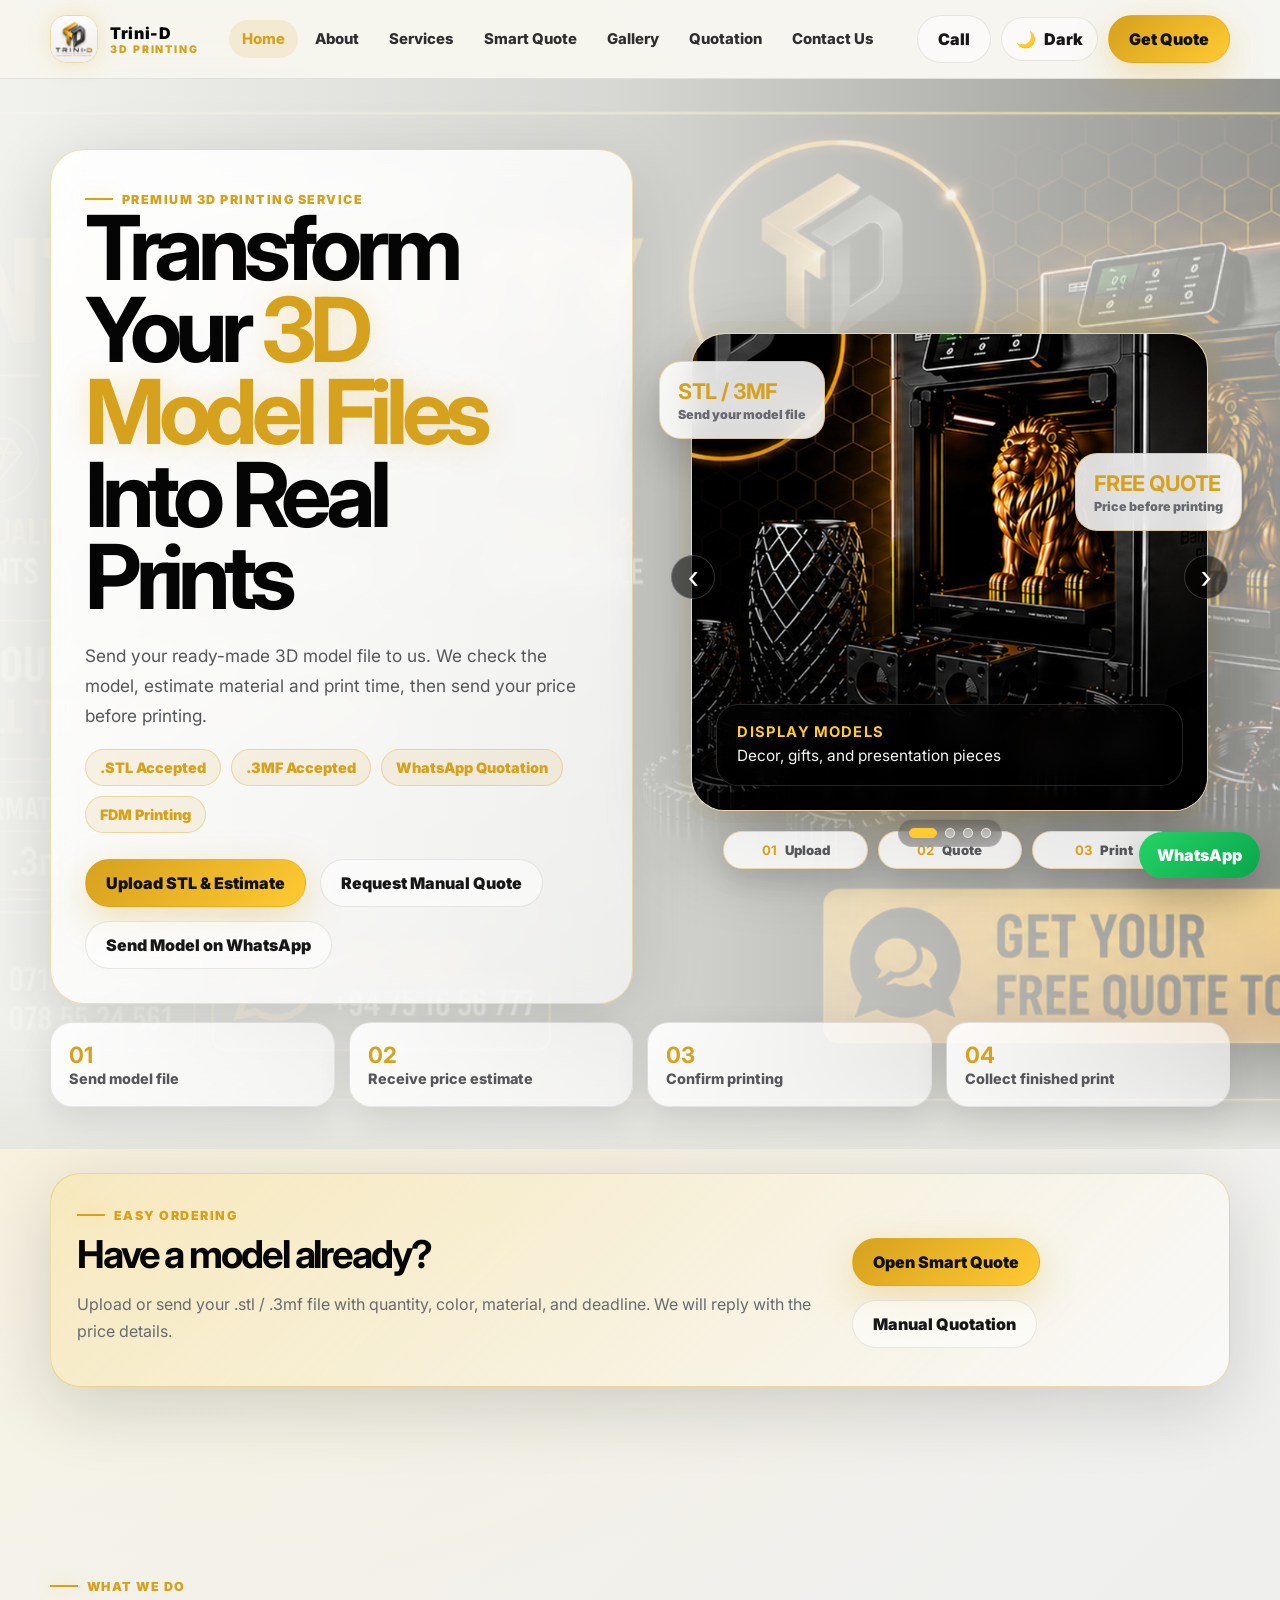
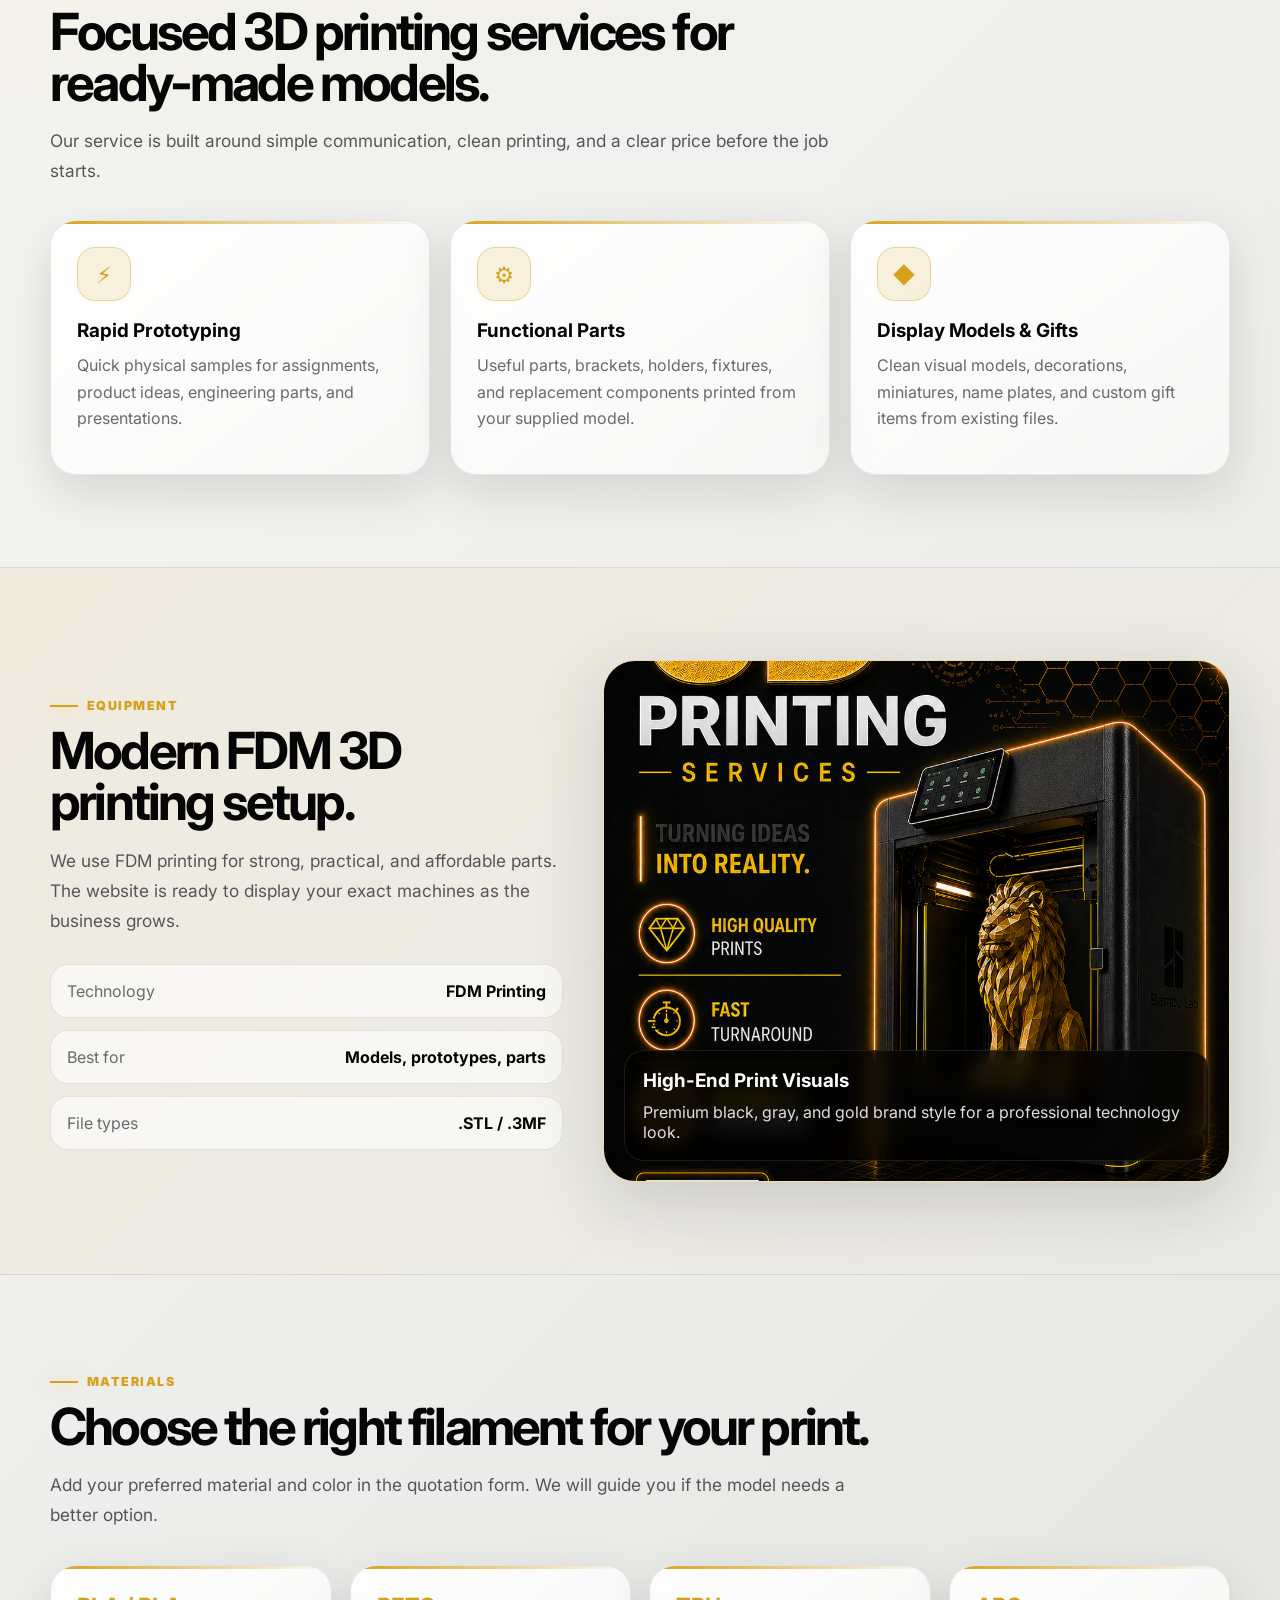
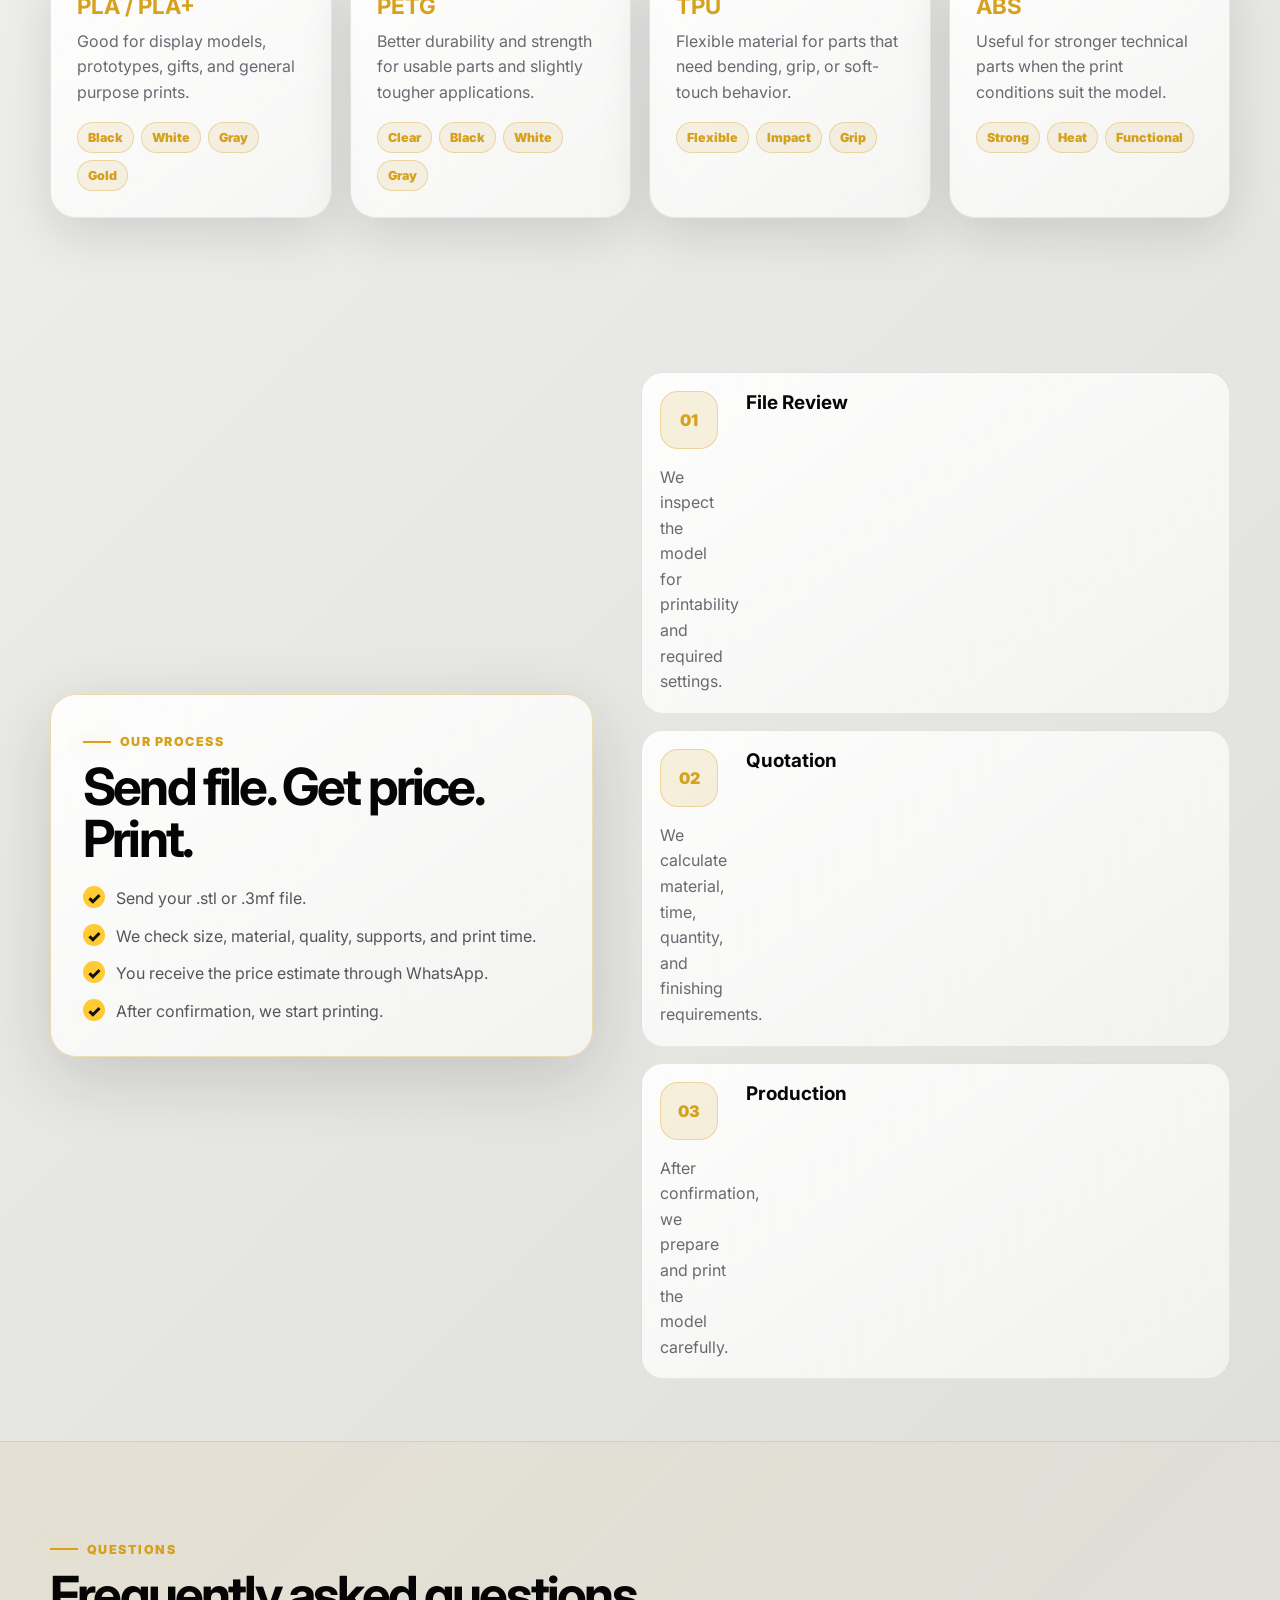
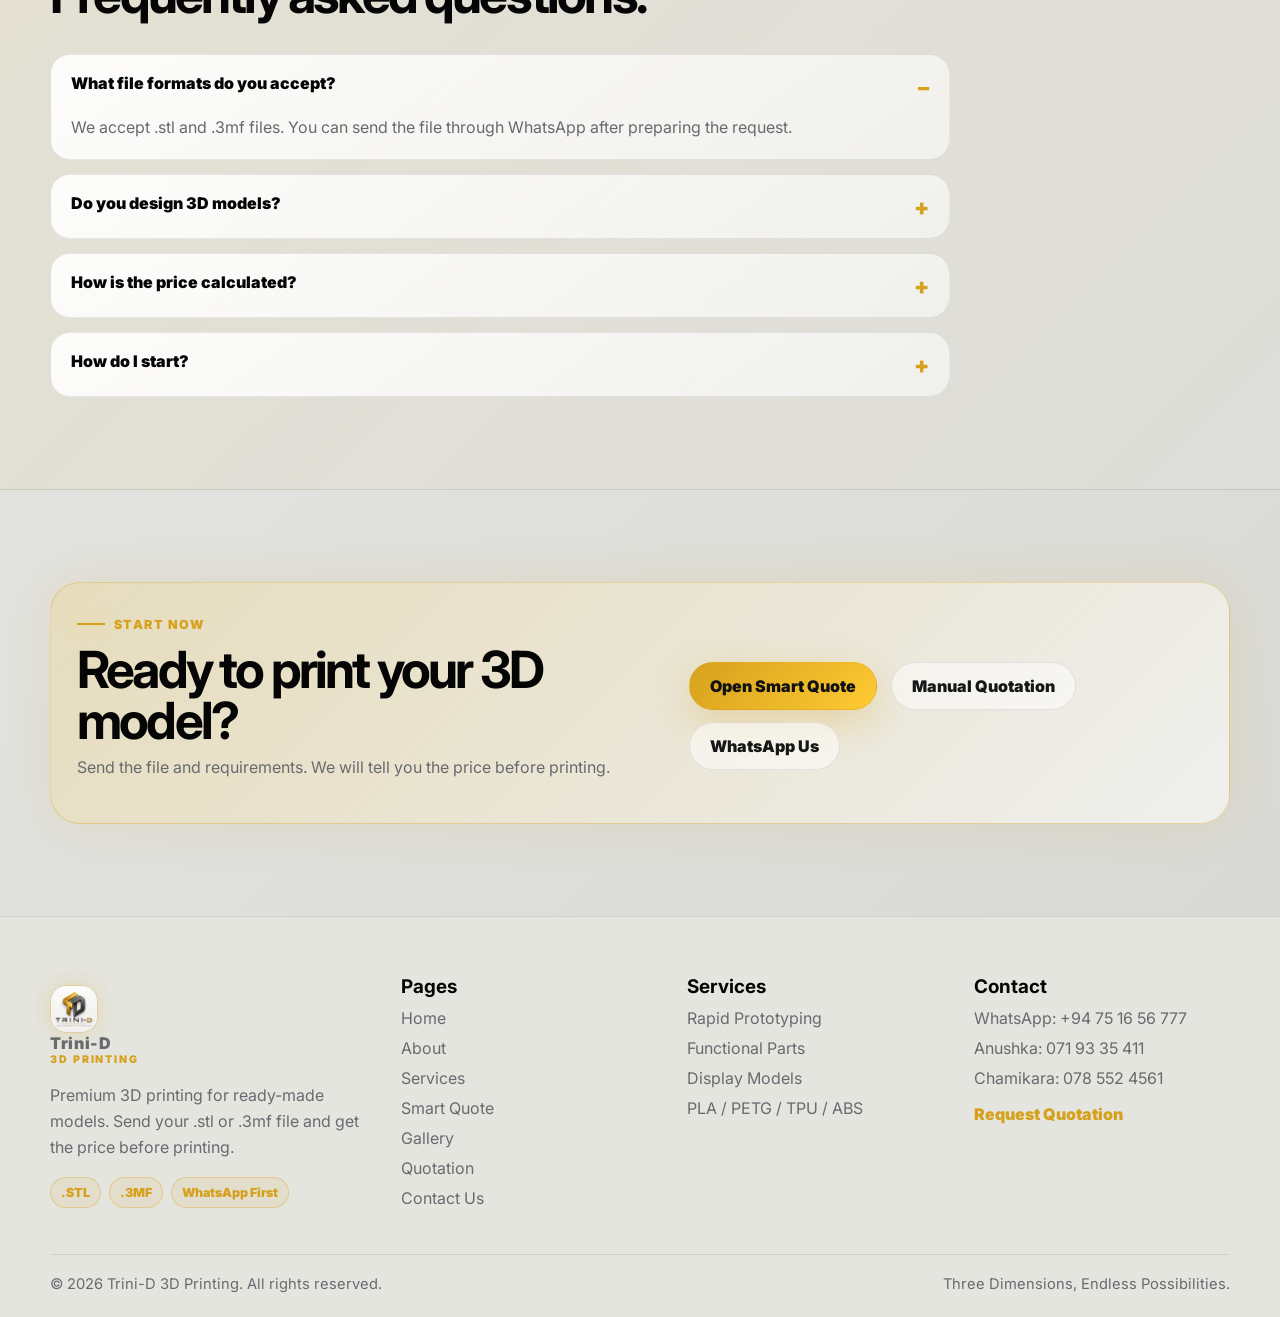
<file: index.html>
<!DOCTYPE html>
<html lang="en" data-theme="light">
<head>
  <meta charset="UTF-8" />
  <meta name="viewport" content="width=device-width, initial-scale=1.0" />
  <meta name="description" content="Premium 3D printing service for ready-made STL and 3MF model files in Sri Lanka." />
  <title>Trini-D 3D Printing Services | Home</title>
  <link rel="preconnect" href="https://fonts.googleapis.com">
  <link rel="preconnect" href="https://fonts.gstatic.com" crossorigin>
  <link href="https://fonts.googleapis.com/css2?family=Inter:wght@400;500;600;700;800;900&display=swap" rel="stylesheet">
  <link rel="stylesheet" href="styles.css" />
</head>
<body>
<header class="site-header" id="top">
  <div class="container nav">
    <a class="brand" href="index.html" aria-label="Trini-D home">
      <img src="assets/logo.jpg?v=58" class="brand-logo" alt="Trini-D logo" />
      <span>Trini-D <small>3D PRINTING</small></span>
    </a>
    <nav class="nav-links" aria-label="Primary navigation"><a href="index.html" class="nav-link" data-nav>Home</a><a href="about.html" class="nav-link" data-nav>About</a><a href="services.html" class="nav-link" data-nav>Services</a><a href="smartquote.html" class="nav-link" data-nav>Smart Quote</a><a href="gallery.html" class="nav-link" data-nav>Gallery</a><a href="quotation.html" class="nav-link" data-nav>Quotation</a><a href="contact.html" class="nav-link" data-nav>Contact Us</a></nav>
    <div class="nav-cta">
      <a class="btn ghost hide-sm" href="tel:0719335411">Call</a>
      <button class="theme-toggle" id="themeToggle" type="button" aria-label="Switch to dark mode" aria-pressed="false">
        <span class="theme-icon" aria-hidden="true">🌙</span>
        <span class="theme-text">Dark</span>
      </button>
      <a class="btn primary" href="quotation.html">Get Quote</a>
      <button class="menu-btn" id="menuBtn" type="button" aria-label="Open menu" aria-expanded="false">Menu</button>
    </div>
  </div>
  <div class="mobile-menu" id="mobileMenu"><a href="index.html" data-nav>Home</a><a href="about.html" data-nav>About</a><a href="services.html" data-nav>Services</a><a href="smartquote.html" data-nav>Smart Quote</a><a href="gallery.html" data-nav>Gallery</a><a href="quotation.html" data-nav>Quotation</a><a href="contact.html" data-nav>Contact Us</a></div>
</header>

<main>
  <section class="hero" id="home">
    <div class="container hero-grid">
      <div class="hero-card reveal-up">
        <span class="eyebrow">Premium 3D Printing Service</span>
        <h1>Transform Your <span class="gold">3D Model Files</span> Into Real Prints</h1>
        <p class="lead">Send your ready-made 3D model file to us. We check the model, estimate material and print time, then send your price before printing.</p>
        <div class="pill-list">
          <span class="pill">.STL Accepted</span><span class="pill">.3MF Accepted</span><span class="pill">WhatsApp Quotation</span><span class="pill">FDM Printing</span>
        </div>
        <div class="hero-actions">
          <a href="smartquote.html" class="btn primary">Upload STL & Estimate</a>
          <a href="quotation.html" class="btn ghost">Request Manual Quote</a>
          <a href="https://wa.me/94751656777" target="_blank" class="btn ghost" rel="noopener">Send Model on WhatsApp</a>
        </div>
      </div>
      <div class="hero-visual pro-hero-visual reveal-up" aria-label="3D Print Pro style auto slideshow of 3D printed items">
        <div class="pro-showcase" data-slideshow data-interval="3200">
          <div class="showcase-bg-ring" aria-hidden="true"></div>
          <div class="showcase-grid-glow" aria-hidden="true"></div>

          <div class="showcase-badge badge-file">
            <strong>STL / 3MF</strong>
            <span>Send your model file</span>
          </div>
          <div class="showcase-badge badge-quote">
            <strong>Free Quote</strong>
            <span>Price before printing</span>
          </div>

          <figure class="print-slide pro-slide active">
            <img src="assets/hero-slide-lion-printer.jpg" alt="Golden lion 3D print inside a printer" />
            <figcaption><b>Display Models</b><span>Decor, gifts, and presentation pieces</span></figcaption>
          </figure>
          <figure class="print-slide pro-slide">
            <img src="assets/hero-slide-functional-parts.jpg" alt="Functional 3D printed mechanical parts" />
            <figcaption><b>Functional Parts</b><span>Brackets, holders, fixtures, and prototypes</span></figcaption>
          </figure>
          <figure class="print-slide pro-slide">
            <img src="assets/hero-slide-golden-lion.jpg" alt="Gold 3D printed lion display model" />
            <figcaption><b>Premium Finish</b><span>Clean detail for eye-catching models</span></figcaption>
          </figure>
          <figure class="print-slide pro-slide">
            <img src="assets/hero-slide-display-model.jpg" alt="3D printed model showcase" />
            <figcaption><b>Ready to Print</b><span>Upload your model, get the price, then print</span></figcaption>
          </figure>

          <button class="slide-control prev" type="button" aria-label="Previous 3D printed item">‹</button>
          <button class="slide-control next" type="button" aria-label="Next 3D printed item">›</button>
          <div class="slide-dots" aria-label="Slideshow controls"></div>

          <div class="showcase-steps" aria-hidden="true">
            <span><b>01</b> Upload</span>
            <span><b>02</b> Quote</span>
            <span><b>03</b> Print</span>
          </div>
        </div>
      </div>
    </div>
    <div class="container hero-metrics reveal-up">
      <div><b>01</b><span>Send model file</span></div>
      <div><b>02</b><span>Receive price estimate</span></div>
      <div><b>03</b><span>Confirm printing</span></div>
      <div><b>04</b><span>Collect finished print</span></div>
    </div>
  </section>

  <section class="section no-top">
    <div class="container launch-card reveal-up">
      <div>
        <span class="eyebrow">Easy Ordering</span>
        <h2>Have a model already?</h2>
        <p class="muted">Upload or send your .stl / .3mf file with quantity, color, material, and deadline. We will reply with the price details.</p>
      </div>
      <div class="hero-actions"><a href="smartquote.html" class="btn primary">Open Smart Quote</a><a href="quotation.html" class="btn ghost">Manual Quotation</a></div>
    </div>
  </section>

  <section class="section" id="services-preview">
    <div class="container">
      <div class="section-head reveal-up">
        <span class="eyebrow">What We Do</span>
        <h2>Focused 3D printing services for ready-made models.</h2>
        <p class="lead">Our service is built around simple communication, clean printing, and a clear price before the job starts.</p>
      </div>
      <div class="card-grid reveal-up">
        <article class="service-card" id="rapid"><div class="icon">⚡</div><h3>Rapid Prototyping</h3><p class="muted">Quick physical samples for assignments, product ideas, engineering parts, and presentations.</p></article>
        <article class="service-card" id="parts"><div class="icon">⚙</div><h3>Functional Parts</h3><p class="muted">Useful parts, brackets, holders, fixtures, and replacement components printed from your supplied model.</p></article>
        <article class="service-card" id="models"><div class="icon">◆</div><h3>Display Models & Gifts</h3><p class="muted">Clean visual models, decorations, miniatures, name plates, and custom gift items from existing files.</p></article>
      </div>
    </div>
  </section>

  <section class="section alt-section">
    <div class="container equipment-grid">
      <div class="reveal-up">
        <span class="eyebrow">Equipment</span>
        <h2>Modern FDM 3D printing setup.</h2>
        <p class="lead">We use FDM printing for strong, practical, and affordable parts. The website is ready to display your exact machines as the business grows.</p>
        <div class="spec-list">
          <div><span>Technology</span><b>FDM Printing</b></div>
          <div><span>Best for</span><b>Models, prototypes, parts</b></div>
          <div><span>File types</span><b>.STL / .3MF</b></div>
        </div>
      </div>
      <div class="machine-card reveal-up">
        <img src="assets/printer-lion.png" alt="3D printer with golden lion model" />
        <div class="machine-copy"><h3>High-End Print Visuals</h3><p>Premium black, gray, and gold brand style for a professional technology look.</p></div>
      </div>
    </div>
  </section>

  <section class="section" id="materials">
    <div class="container">
      <div class="section-head reveal-up">
        <span class="eyebrow">Materials</span>
        <h2>Choose the right filament for your print.</h2>
        <p class="lead">Add your preferred material and color in the quotation form. We will guide you if the model needs a better option.</p>
      </div>
      <div class="material-grid reveal-up">
        <article class="material-card"><h3>PLA / PLA+</h3><p>Good for display models, prototypes, gifts, and general purpose prints.</p><div><span>Black</span><span>White</span><span>Gray</span><span>Gold</span></div></article>
        <article class="material-card"><h3>PETG</h3><p>Better durability and strength for usable parts and slightly tougher applications.</p><div><span>Clear</span><span>Black</span><span>White</span><span>Gray</span></div></article>
        <article class="material-card"><h3>TPU</h3><p>Flexible material for parts that need bending, grip, or soft-touch behavior.</p><div><span>Flexible</span><span>Impact</span><span>Grip</span></div></article>
        <article class="material-card"><h3>ABS</h3><p>Useful for stronger technical parts when the print conditions suit the model.</p><div><span>Strong</span><span>Heat</span><span>Functional</span></div></article>
      </div>
    </div>
  </section>

  <section class="section compact">
    <div class="container split">
      <div class="glass-panel reveal-up">
        <span class="eyebrow">Our Process</span>
        <h2>Send file. Get price. Print.</h2>
        <div class="check-list">
          <div>Send your .stl or .3mf file.</div>
          <div>We check size, material, quality, supports, and print time.</div>
          <div>You receive the price estimate through WhatsApp.</div>
          <div>After confirmation, we start printing.</div>
        </div>
      </div>
      <div class="process-timeline reveal-up">
        <article><span>01</span><h3>File Review</h3><p>We inspect the model for printability and required settings.</p></article>
        <article><span>02</span><h3>Quotation</h3><p>We calculate material, time, quantity, and finishing requirements.</p></article>
        <article><span>03</span><h3>Production</h3><p>After confirmation, we prepare and print the model carefully.</p></article>
      </div>
    </div>
  </section>

  <section class="section alt-section">
    <div class="container">
      <div class="section-head reveal-up">
        <span class="eyebrow">Questions</span>
        <h2>Frequently asked questions.</h2>
      </div>
      <div class="faq reveal-up">
        <details open><summary>What file formats do you accept?</summary><p>We accept .stl and .3mf files. You can send the file through WhatsApp after preparing the request.</p></details>
        <details><summary>Do you design 3D models?</summary><p>Our website focuses on printing ready-made 3D model files. Customers should send the model they want to print.</p></details>
        <details><summary>How is the price calculated?</summary><p>Price depends on material type, model size, filament amount, print time, quantity, and complexity.</p></details>
        <details><summary>How do I start?</summary><p>Open the quotation form or message us on WhatsApp with your model file and requirements.</p></details>
      </div>
    </div>
  </section>

  <section class="section">
    <div class="container">
      <div class="quote-strip reveal-up">
        <div><span class="eyebrow">Start Now</span><h2>Ready to print your 3D model?</h2><p class="muted">Send the file and requirements. We will tell you the price before printing.</p></div>
        <div class="quote-actions"><div class="hero-actions"><a href="smartquote.html" class="btn primary">Open Smart Quote</a><a href="quotation.html" class="btn ghost">Manual Quotation</a></div><a href="https://wa.me/94751656777" class="btn ghost" target="_blank" rel="noopener">WhatsApp Us</a></div>
      </div>
    </div>
  </section>
</main>
<a class="floating-whatsapp" href="https://wa.me/94751656777" target="_blank" rel="noopener" aria-label="Chat on WhatsApp">
  <span>WhatsApp</span>
</a>
<footer class="footer">
  <div class="container footer-grid">
    <div>
      <a class="brand" href="index.html"><img src="assets/logo.jpg?v=58" class="brand-logo" alt="Trini-D logo"><span>Trini-D <small>3D PRINTING</small></span></a>
      <p class="muted footer-text">Premium 3D printing for ready-made models. Send your .stl or .3mf file and get the price before printing.</p>
      <div class="social-pills"><span>.STL</span><span>.3MF</span><span>WhatsApp First</span></div>
    </div>
    <div>
      <h3>Pages</h3>
      <a href="index.html">Home</a><a href="about.html">About</a><a href="services.html">Services</a><a href="smartquote.html">Smart Quote</a><a href="gallery.html">Gallery</a><a href="quotation.html">Quotation</a><a href="contact.html">Contact Us</a>
    </div>
    <div>
      <h3>Services</h3>
      <a href="services.html#rapid">Rapid Prototyping</a>
      <a href="services.html#parts">Functional Parts</a>
      <a href="services.html#models">Display Models</a>
      <a href="services.html#materials">PLA / PETG / TPU / ABS</a>
    </div>
    <div>
      <h3>Contact</h3>
      <a href="https://wa.me/94751656777" target="_blank" rel="noopener">WhatsApp: +94 75 16 56 777</a>
      <a href="tel:0719335411">Anushka: 071 93 35 411</a>
      <a href="tel:0785524561">Chamikara: 078 552 4561</a>
      <a href="quotation.html" class="footer-quote">Request Quotation</a>
    </div>
  </div>
  <div class="container footer-bottom">
    <span>© <span id="year"></span> Trini-D 3D Printing. All rights reserved.</span>
    <span>Three Dimensions, Endless Possibilities.</span>
  </div>
</footer>
<script src="script.js"></script>
</body>
</html>
</file>
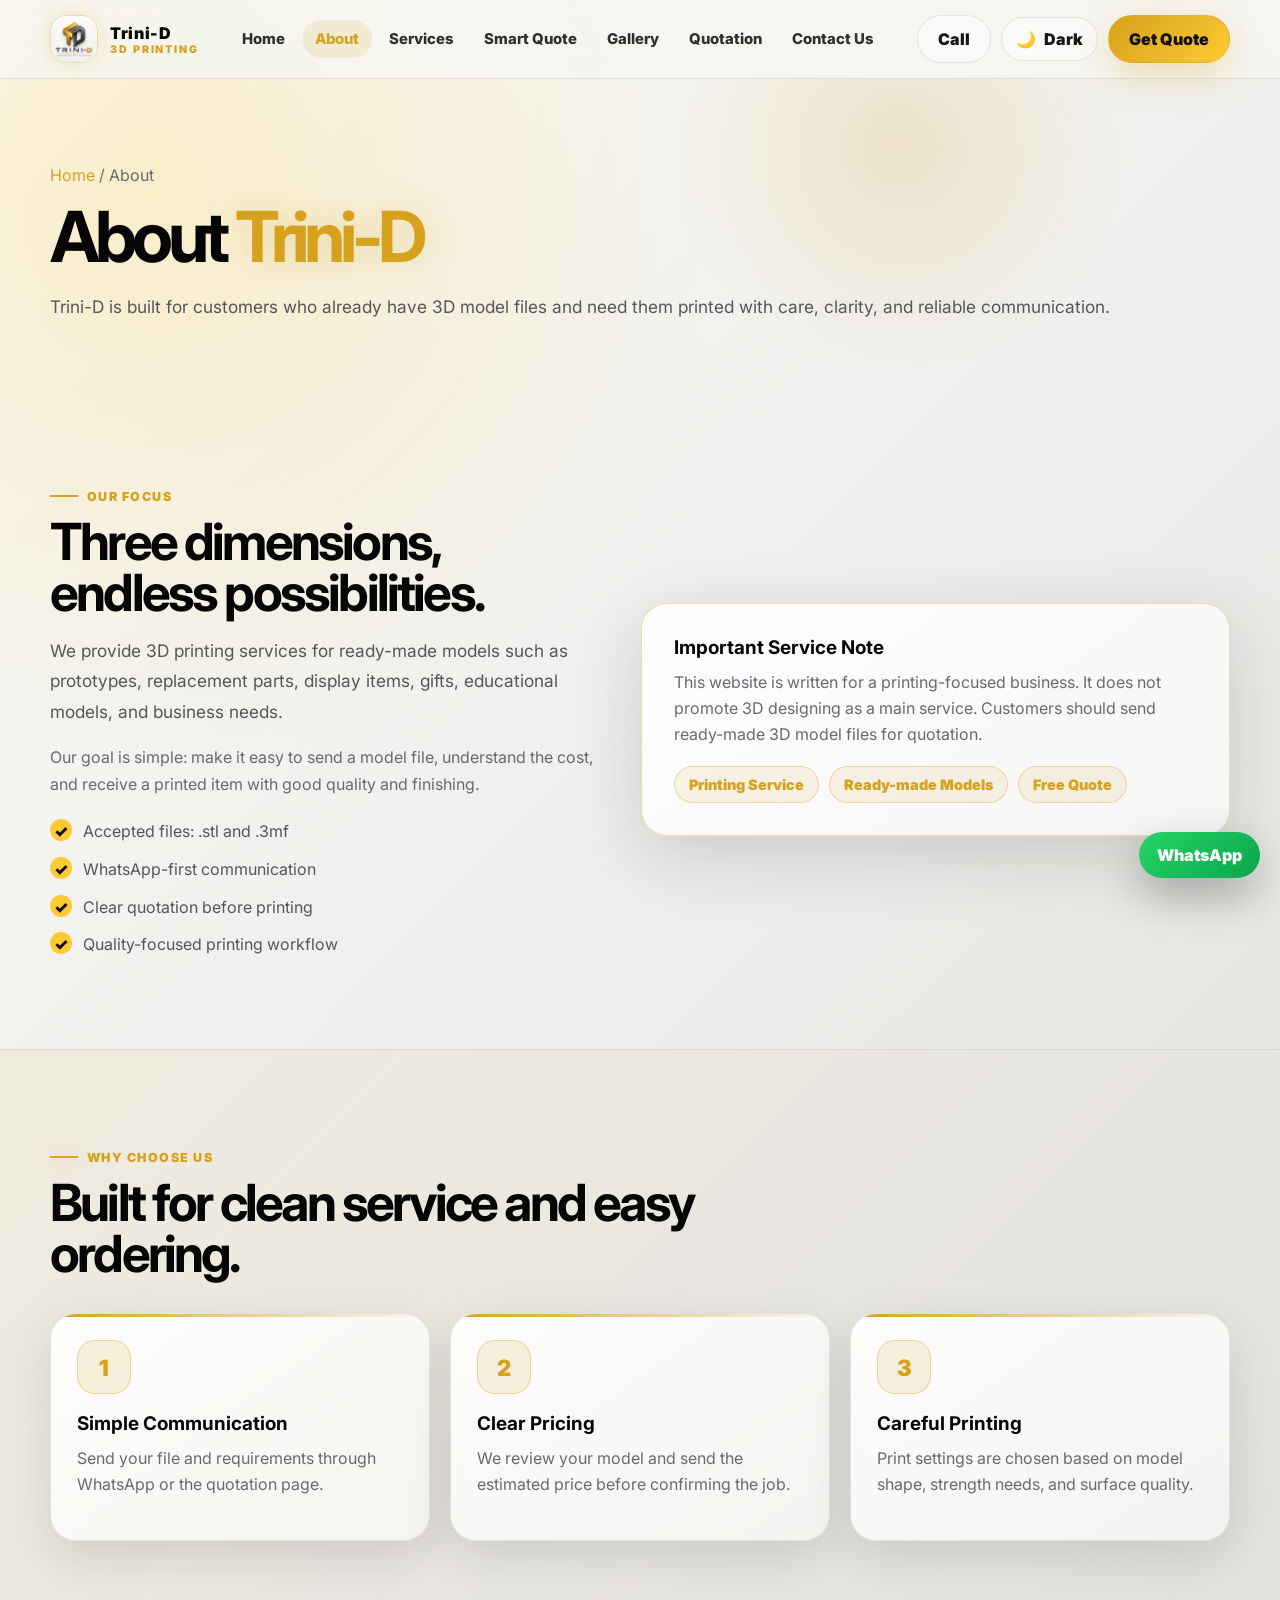
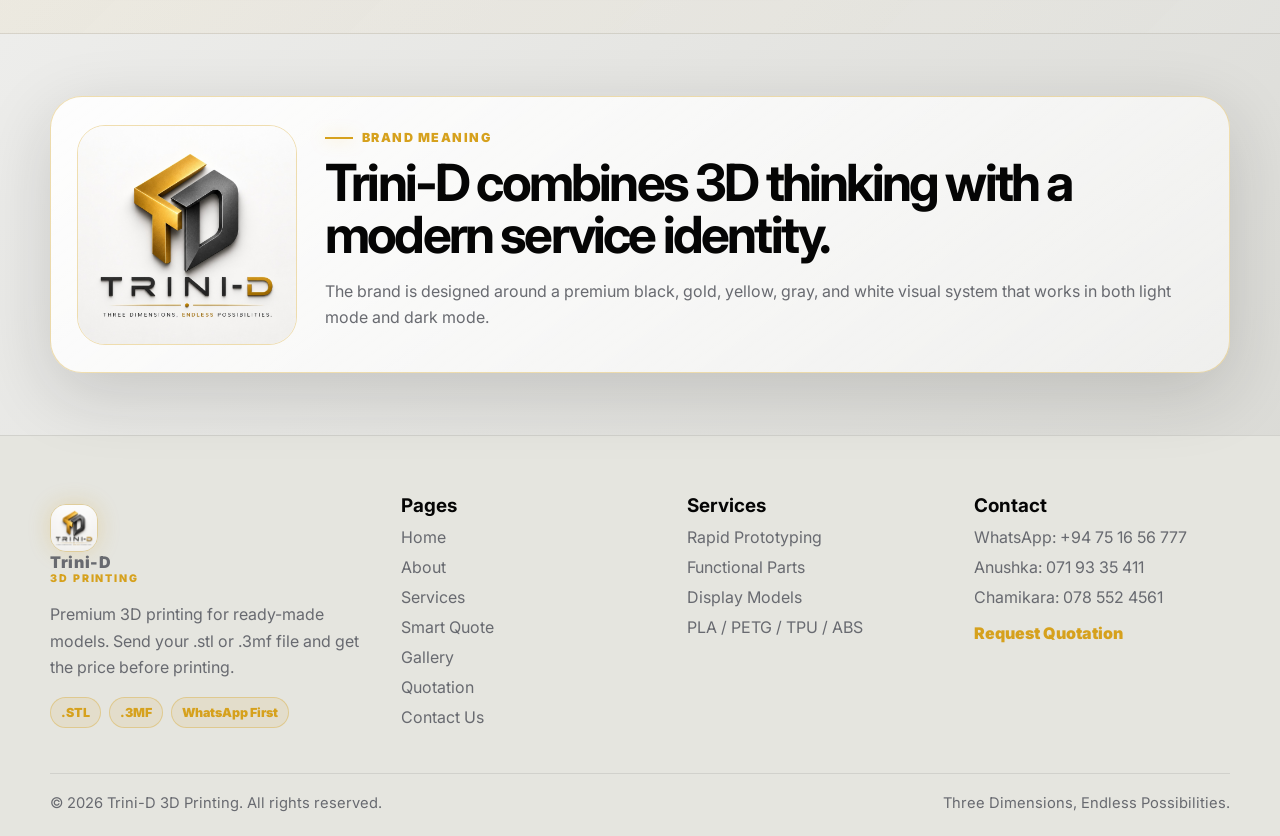
<file: about.html>
<!DOCTYPE html>
<html lang="en" data-theme="light">
<head>
  <meta charset="UTF-8" />
  <meta name="viewport" content="width=device-width, initial-scale=1.0" />
  <meta name="description" content="About Trini-D 3D Printing and our printing-only workflow." />
  <title>About Trini-D | 3D Printing Services</title>
  <link rel="preconnect" href="https://fonts.googleapis.com">
  <link rel="preconnect" href="https://fonts.gstatic.com" crossorigin>
  <link href="https://fonts.googleapis.com/css2?family=Inter:wght@400;500;600;700;800;900&display=swap" rel="stylesheet">
  <link rel="stylesheet" href="styles.css" />
</head>
<body>
<header class="site-header" id="top">
  <div class="container nav">
    <a class="brand" href="index.html" aria-label="Trini-D home">
      <img src="assets/logo.jpg?v=58" class="brand-logo" alt="Trini-D logo" />
      <span>Trini-D <small>3D PRINTING</small></span>
    </a>
    <nav class="nav-links" aria-label="Primary navigation"><a href="index.html" class="nav-link" data-nav>Home</a><a href="about.html" class="nav-link" data-nav>About</a><a href="services.html" class="nav-link" data-nav>Services</a><a href="smartquote.html" class="nav-link" data-nav>Smart Quote</a><a href="gallery.html" class="nav-link" data-nav>Gallery</a><a href="quotation.html" class="nav-link" data-nav>Quotation</a><a href="contact.html" class="nav-link" data-nav>Contact Us</a></nav>
    <div class="nav-cta">
      <a class="btn ghost hide-sm" href="tel:0719335411">Call</a>
      <button class="theme-toggle" id="themeToggle" type="button" aria-label="Switch to dark mode" aria-pressed="false">
        <span class="theme-icon" aria-hidden="true">🌙</span>
        <span class="theme-text">Dark</span>
      </button>
      <a class="btn primary" href="quotation.html">Get Quote</a>
      <button class="menu-btn" id="menuBtn" type="button" aria-label="Open menu" aria-expanded="false">Menu</button>
    </div>
  </div>
  <div class="mobile-menu" id="mobileMenu"><a href="index.html" data-nav>Home</a><a href="about.html" data-nav>About</a><a href="services.html" data-nav>Services</a><a href="smartquote.html" data-nav>Smart Quote</a><a href="gallery.html" data-nav>Gallery</a><a href="quotation.html" data-nav>Quotation</a><a href="contact.html" data-nav>Contact Us</a></div>
</header>

<main>
  <section class="page-hero"><div class="container"><div class="breadcrumb"><a href="index.html">Home</a> / About</div><h1>About <span class="gold">Trini-D</span></h1><p class="lead">Trini-D is built for customers who already have 3D model files and need them printed with care, clarity, and reliable communication.</p></div></section>
  <section class="section"><div class="container split"><div class="reveal-up"><span class="eyebrow">Our Focus</span><h2>Three dimensions, endless possibilities.</h2><p class="lead">We provide 3D printing services for ready-made models such as prototypes, replacement parts, display items, gifts, educational models, and business needs.</p><p class="muted">Our goal is simple: make it easy to send a model file, understand the cost, and receive a printed item with good quality and finishing.</p><div class="check-list"><div>Accepted files: .stl and .3mf</div><div>WhatsApp-first communication</div><div>Clear quotation before printing</div><div>Quality-focused printing workflow</div></div></div><div class="glass-panel reveal-up"><h3>Important Service Note</h3><p class="muted">This website is written for a printing-focused business. It does not promote 3D designing as a main service. Customers should send ready-made 3D model files for quotation.</p><div class="pill-list"><span class="pill">Printing Service</span><span class="pill">Ready-made Models</span><span class="pill">Free Quote</span></div></div></div></section>
  <section class="section alt-section"><div class="container"><div class="section-head reveal-up"><span class="eyebrow">Why Choose Us</span><h2>Built for clean service and easy ordering.</h2></div><div class="card-grid reveal-up"><article class="info-card"><div class="icon">1</div><h3>Simple Communication</h3><p class="muted">Send your file and requirements through WhatsApp or the quotation page.</p></article><article class="info-card"><div class="icon">2</div><h3>Clear Pricing</h3><p class="muted">We review your model and send the estimated price before confirming the job.</p></article><article class="info-card"><div class="icon">3</div><h3>Careful Printing</h3><p class="muted">Print settings are chosen based on model shape, strength needs, and surface quality.</p></article></div></div></section>
  <section class="section compact"><div class="container brand-story reveal-up"><img src="assets/logo.jpg?v=58" alt="Trini-D logo"><div><span class="eyebrow">Brand Meaning</span><h2>Trini-D combines 3D thinking with a modern service identity.</h2><p class="muted">The brand is designed around a premium black, gold, yellow, gray, and white visual system that works in both light mode and dark mode.</p></div></div></section>
</main>
<a class="floating-whatsapp" href="https://wa.me/94751656777" target="_blank" rel="noopener" aria-label="Chat on WhatsApp">
  <span>WhatsApp</span>
</a>
<footer class="footer">
  <div class="container footer-grid">
    <div>
      <a class="brand" href="index.html"><img src="assets/logo.jpg?v=58" class="brand-logo" alt="Trini-D logo"><span>Trini-D <small>3D PRINTING</small></span></a>
      <p class="muted footer-text">Premium 3D printing for ready-made models. Send your .stl or .3mf file and get the price before printing.</p>
      <div class="social-pills"><span>.STL</span><span>.3MF</span><span>WhatsApp First</span></div>
    </div>
    <div>
      <h3>Pages</h3>
      <a href="index.html">Home</a><a href="about.html">About</a><a href="services.html">Services</a><a href="smartquote.html">Smart Quote</a><a href="gallery.html">Gallery</a><a href="quotation.html">Quotation</a><a href="contact.html">Contact Us</a>
    </div>
    <div>
      <h3>Services</h3>
      <a href="services.html#rapid">Rapid Prototyping</a>
      <a href="services.html#parts">Functional Parts</a>
      <a href="services.html#models">Display Models</a>
      <a href="services.html#materials">PLA / PETG / TPU / ABS</a>
    </div>
    <div>
      <h3>Contact</h3>
      <a href="https://wa.me/94751656777" target="_blank" rel="noopener">WhatsApp: +94 75 16 56 777</a>
      <a href="tel:0719335411">Anushka: 071 93 35 411</a>
      <a href="tel:0785524561">Chamikara: 078 552 4561</a>
      <a href="quotation.html" class="footer-quote">Request Quotation</a>
    </div>
  </div>
  <div class="container footer-bottom">
    <span>© <span id="year"></span> Trini-D 3D Printing. All rights reserved.</span>
    <span>Three Dimensions, Endless Possibilities.</span>
  </div>
</footer>
<script src="script.js"></script>
</body>
</html>
</file>
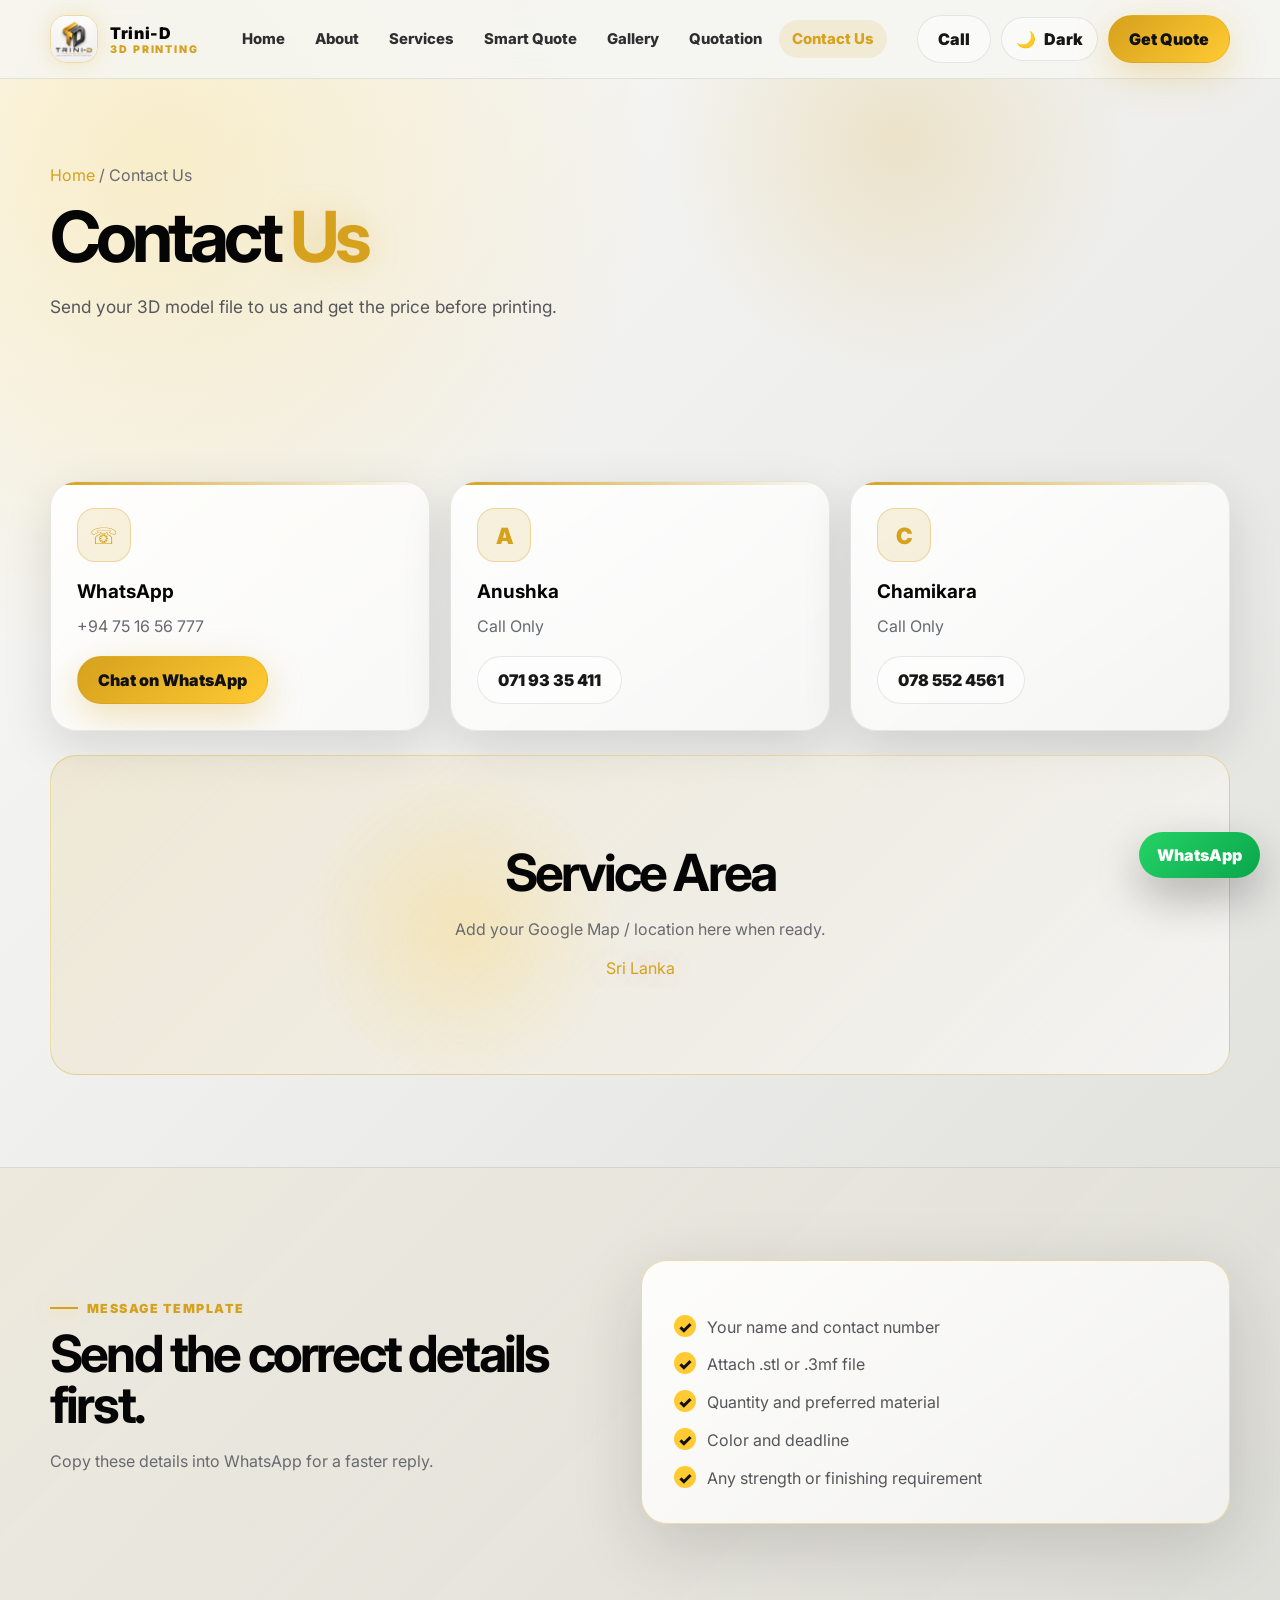
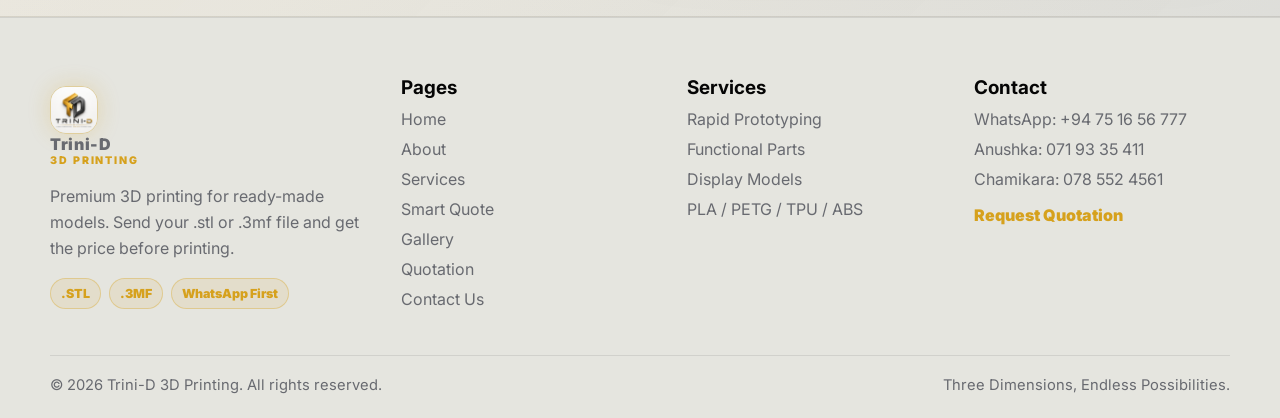
<file: contact.html>
<!DOCTYPE html>
<html lang="en" data-theme="light">
<head>
  <meta charset="UTF-8" />
  <meta name="viewport" content="width=device-width, initial-scale=1.0" />
  <meta name="description" content="Contact Trini-D 3D Printing through WhatsApp or phone." />
  <title>Contact Us | Trini-D 3D Printing</title>
  <link rel="preconnect" href="https://fonts.googleapis.com">
  <link rel="preconnect" href="https://fonts.gstatic.com" crossorigin>
  <link href="https://fonts.googleapis.com/css2?family=Inter:wght@400;500;600;700;800;900&display=swap" rel="stylesheet">
  <link rel="stylesheet" href="styles.css" />
</head>
<body>
<header class="site-header" id="top">
  <div class="container nav">
    <a class="brand" href="index.html" aria-label="Trini-D home">
      <img src="assets/logo.jpg?v=58" class="brand-logo" alt="Trini-D logo" />
      <span>Trini-D <small>3D PRINTING</small></span>
    </a>
    <nav class="nav-links" aria-label="Primary navigation"><a href="index.html" class="nav-link" data-nav>Home</a><a href="about.html" class="nav-link" data-nav>About</a><a href="services.html" class="nav-link" data-nav>Services</a><a href="smartquote.html" class="nav-link" data-nav>Smart Quote</a><a href="gallery.html" class="nav-link" data-nav>Gallery</a><a href="quotation.html" class="nav-link" data-nav>Quotation</a><a href="contact.html" class="nav-link" data-nav>Contact Us</a></nav>
    <div class="nav-cta">
      <a class="btn ghost hide-sm" href="tel:0719335411">Call</a>
      <button class="theme-toggle" id="themeToggle" type="button" aria-label="Switch to dark mode" aria-pressed="false">
        <span class="theme-icon" aria-hidden="true">🌙</span>
        <span class="theme-text">Dark</span>
      </button>
      <a class="btn primary" href="quotation.html">Get Quote</a>
      <button class="menu-btn" id="menuBtn" type="button" aria-label="Open menu" aria-expanded="false">Menu</button>
    </div>
  </div>
  <div class="mobile-menu" id="mobileMenu"><a href="index.html" data-nav>Home</a><a href="about.html" data-nav>About</a><a href="services.html" data-nav>Services</a><a href="smartquote.html" data-nav>Smart Quote</a><a href="gallery.html" data-nav>Gallery</a><a href="quotation.html" data-nav>Quotation</a><a href="contact.html" data-nav>Contact Us</a></div>
</header>

<main>
  <section class="page-hero"><div class="container"><div class="breadcrumb"><a href="index.html">Home</a> / Contact Us</div><h1>Contact <span class="gold">Us</span></h1><p class="lead">Send your 3D model file to us and get the price before printing.</p></div></section>
  <section class="section"><div class="container"><div class="contact-grid reveal-up"><article class="info-card"><div class="icon">☏</div><h3>WhatsApp</h3><p class="muted">+94 75 16 56 777</p><a class="btn primary" href="https://wa.me/94751656777" target="_blank" rel="noopener">Chat on WhatsApp</a></article><article class="info-card"><div class="icon">A</div><h3>Anushka</h3><p class="muted">Call Only</p><a class="btn ghost" href="tel:0719335411">071 93 35 411</a></article><article class="info-card"><div class="icon">C</div><h3>Chamikara</h3><p class="muted">Call Only</p><a class="btn ghost" href="tel:0785524561">078 552 4561</a></article></div><div class="map-placeholder reveal-up"><div><h2>Service Area</h2><p class="muted">Add your Google Map / location here when ready.</p><p class="gold">Sri Lanka</p></div></div></div></section>
  <section class="section alt-section"><div class="container split"><div class="reveal-up"><span class="eyebrow">Message Template</span><h2>Send the correct details first.</h2><p class="muted">Copy these details into WhatsApp for a faster reply.</p></div><div class="glass-panel reveal-up"><div class="check-list"><div>Your name and contact number</div><div>Attach .stl or .3mf file</div><div>Quantity and preferred material</div><div>Color and deadline</div><div>Any strength or finishing requirement</div></div></div></div></section>
</main>
<a class="floating-whatsapp" href="https://wa.me/94751656777" target="_blank" rel="noopener" aria-label="Chat on WhatsApp">
  <span>WhatsApp</span>
</a>
<footer class="footer">
  <div class="container footer-grid">
    <div>
      <a class="brand" href="index.html"><img src="assets/logo.jpg?v=58" class="brand-logo" alt="Trini-D logo"><span>Trini-D <small>3D PRINTING</small></span></a>
      <p class="muted footer-text">Premium 3D printing for ready-made models. Send your .stl or .3mf file and get the price before printing.</p>
      <div class="social-pills"><span>.STL</span><span>.3MF</span><span>WhatsApp First</span></div>
    </div>
    <div>
      <h3>Pages</h3>
      <a href="index.html">Home</a><a href="about.html">About</a><a href="services.html">Services</a><a href="smartquote.html">Smart Quote</a><a href="gallery.html">Gallery</a><a href="quotation.html">Quotation</a><a href="contact.html">Contact Us</a>
    </div>
    <div>
      <h3>Services</h3>
      <a href="services.html#rapid">Rapid Prototyping</a>
      <a href="services.html#parts">Functional Parts</a>
      <a href="services.html#models">Display Models</a>
      <a href="services.html#materials">PLA / PETG / TPU / ABS</a>
    </div>
    <div>
      <h3>Contact</h3>
      <a href="https://wa.me/94751656777" target="_blank" rel="noopener">WhatsApp: +94 75 16 56 777</a>
      <a href="tel:0719335411">Anushka: 071 93 35 411</a>
      <a href="tel:0785524561">Chamikara: 078 552 4561</a>
      <a href="quotation.html" class="footer-quote">Request Quotation</a>
    </div>
  </div>
  <div class="container footer-bottom">
    <span>© <span id="year"></span> Trini-D 3D Printing. All rights reserved.</span>
    <span>Three Dimensions, Endless Possibilities.</span>
  </div>
</footer>
<script src="script.js"></script>
</body>
</html>
</file>
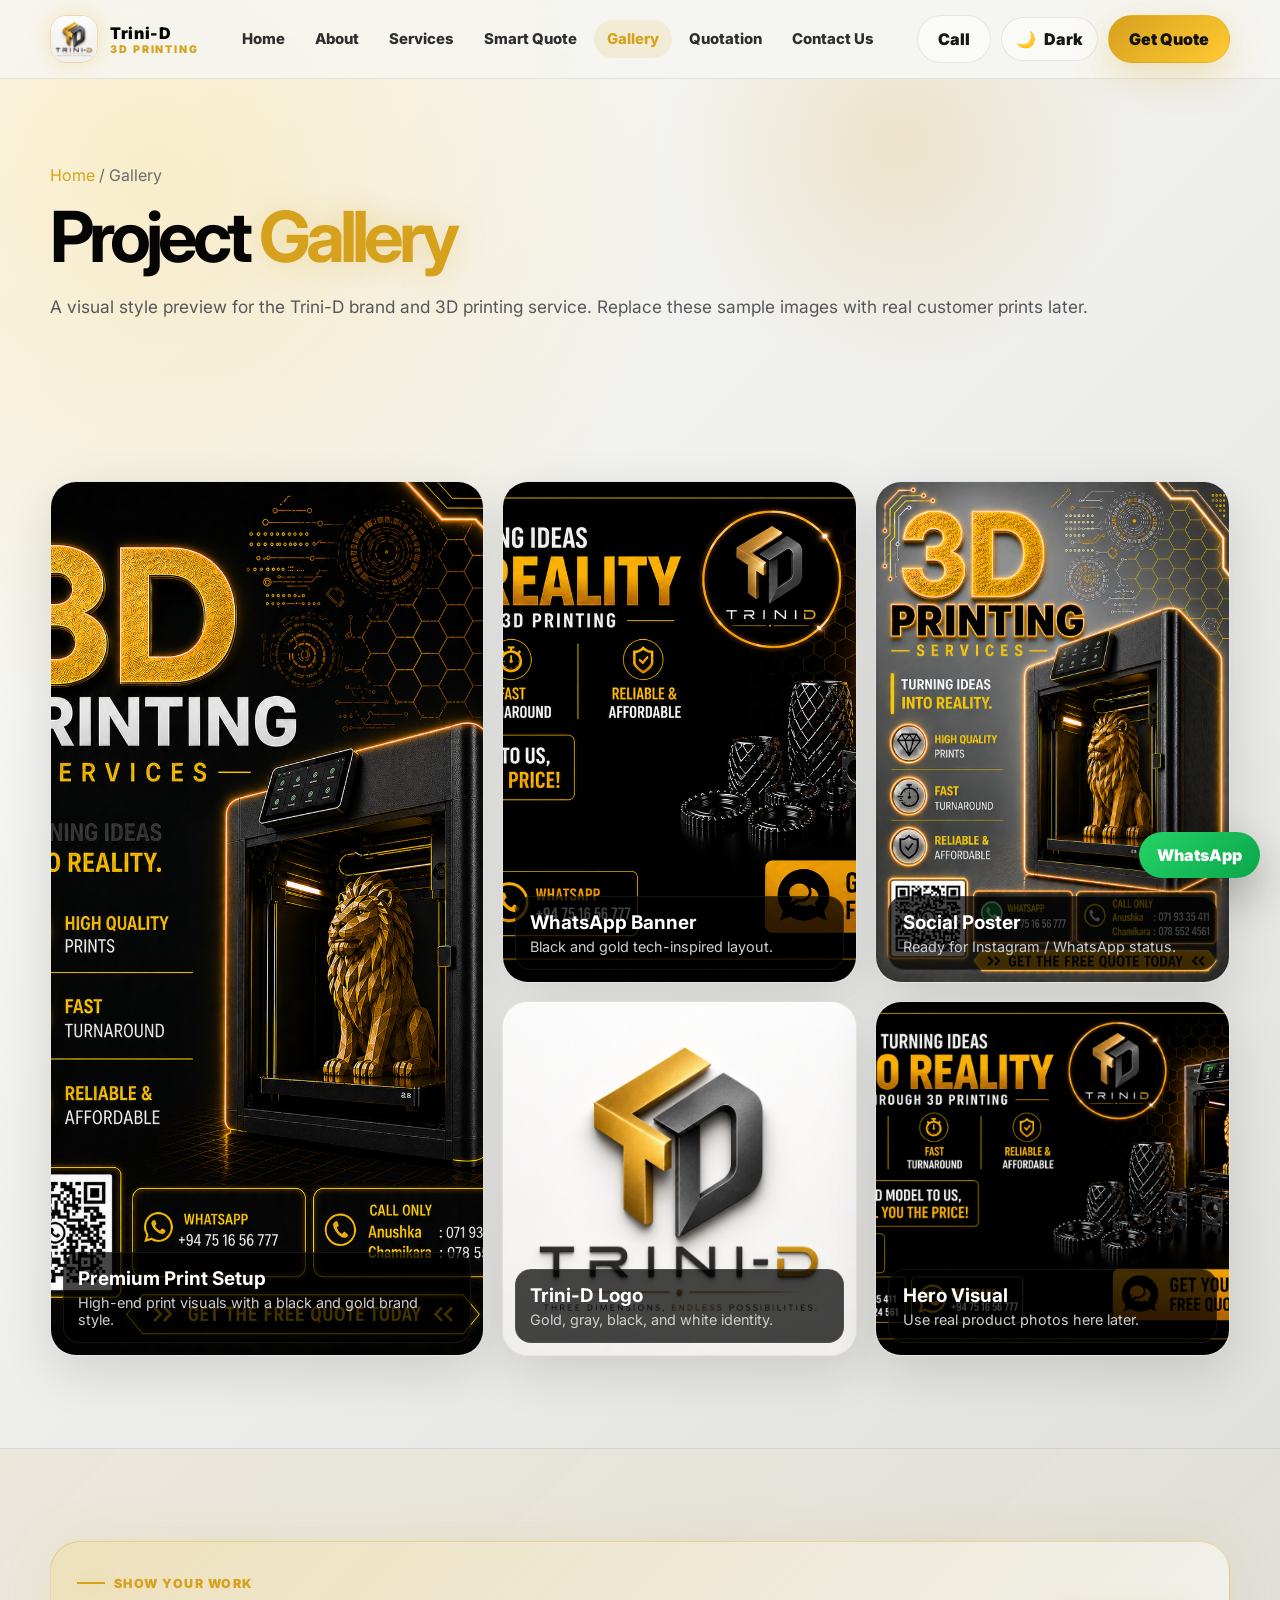
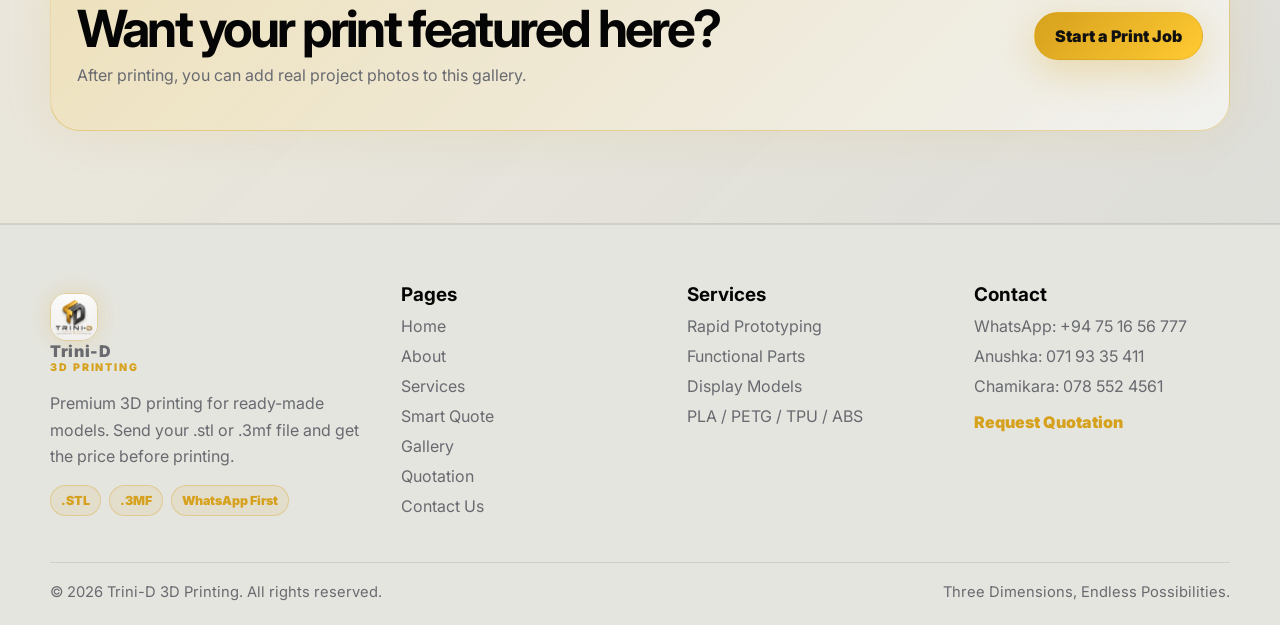
<file: gallery.html>
<!DOCTYPE html>
<html lang="en" data-theme="light">
<head>
  <meta charset="UTF-8" />
  <meta name="viewport" content="width=device-width, initial-scale=1.0" />
  <meta name="description" content="Trini-D 3D printing gallery and visual samples." />
  <title>Gallery | Trini-D 3D Printing</title>
  <link rel="preconnect" href="https://fonts.googleapis.com">
  <link rel="preconnect" href="https://fonts.gstatic.com" crossorigin>
  <link href="https://fonts.googleapis.com/css2?family=Inter:wght@400;500;600;700;800;900&display=swap" rel="stylesheet">
  <link rel="stylesheet" href="styles.css" />
</head>
<body>
<header class="site-header" id="top">
  <div class="container nav">
    <a class="brand" href="index.html" aria-label="Trini-D home">
      <img src="assets/logo.jpg?v=58" class="brand-logo" alt="Trini-D logo" />
      <span>Trini-D <small>3D PRINTING</small></span>
    </a>
    <nav class="nav-links" aria-label="Primary navigation"><a href="index.html" class="nav-link" data-nav>Home</a><a href="about.html" class="nav-link" data-nav>About</a><a href="services.html" class="nav-link" data-nav>Services</a><a href="smartquote.html" class="nav-link" data-nav>Smart Quote</a><a href="gallery.html" class="nav-link" data-nav>Gallery</a><a href="quotation.html" class="nav-link" data-nav>Quotation</a><a href="contact.html" class="nav-link" data-nav>Contact Us</a></nav>
    <div class="nav-cta">
      <a class="btn ghost hide-sm" href="tel:0719335411">Call</a>
      <button class="theme-toggle" id="themeToggle" type="button" aria-label="Switch to dark mode" aria-pressed="false">
        <span class="theme-icon" aria-hidden="true">🌙</span>
        <span class="theme-text">Dark</span>
      </button>
      <a class="btn primary" href="quotation.html">Get Quote</a>
      <button class="menu-btn" id="menuBtn" type="button" aria-label="Open menu" aria-expanded="false">Menu</button>
    </div>
  </div>
  <div class="mobile-menu" id="mobileMenu"><a href="index.html" data-nav>Home</a><a href="about.html" data-nav>About</a><a href="services.html" data-nav>Services</a><a href="smartquote.html" data-nav>Smart Quote</a><a href="gallery.html" data-nav>Gallery</a><a href="quotation.html" data-nav>Quotation</a><a href="contact.html" data-nav>Contact Us</a></div>
</header>

<main>
  <section class="page-hero"><div class="container"><div class="breadcrumb"><a href="index.html">Home</a> / Gallery</div><h1>Project <span class="gold">Gallery</span></h1><p class="lead">A visual style preview for the Trini-D brand and 3D printing service. Replace these sample images with real customer prints later.</p></div></section>
  <section class="section"><div class="container"><div class="gallery-grid reveal-up"><article class="gallery-card big"><img src="assets/printer-lion.png" alt="3D printer with gold lion"><div class="gallery-caption"><h3>Premium Print Setup</h3><p>High-end print visuals with a black and gold brand style.</p></div></article><article class="gallery-card"><img src="assets/banner-dark.png" alt="3D printing banner"><div class="gallery-caption"><h3>WhatsApp Banner</h3><p>Black and gold tech-inspired layout.</p></div></article><article class="gallery-card"><img src="assets/flyer-light.png" alt="3D print service poster"><div class="gallery-caption"><h3>Social Poster</h3><p>Ready for Instagram / WhatsApp status.</p></div></article><article class="gallery-card"><img src="assets/logo.jpg?v=58" alt="Trini-D logo"><div class="gallery-caption"><h3>Trini-D Logo</h3><p>Gold, gray, black, and white identity.</p></div></article><article class="gallery-card"><img src="assets/banner-dark.png" alt="3D printing hero"><div class="gallery-caption"><h3>Hero Visual</h3><p>Use real product photos here later.</p></div></article></div></div></section>
  <section class="section alt-section"><div class="container"><div class="quote-strip reveal-up"><div><span class="eyebrow">Show Your Work</span><h2>Want your print featured here?</h2><p class="muted">After printing, you can add real project photos to this gallery.</p></div><a href="quotation.html" class="btn primary">Start a Print Job</a></div></div></section>
</main>
<a class="floating-whatsapp" href="https://wa.me/94751656777" target="_blank" rel="noopener" aria-label="Chat on WhatsApp">
  <span>WhatsApp</span>
</a>
<footer class="footer">
  <div class="container footer-grid">
    <div>
      <a class="brand" href="index.html"><img src="assets/logo.jpg?v=58" class="brand-logo" alt="Trini-D logo"><span>Trini-D <small>3D PRINTING</small></span></a>
      <p class="muted footer-text">Premium 3D printing for ready-made models. Send your .stl or .3mf file and get the price before printing.</p>
      <div class="social-pills"><span>.STL</span><span>.3MF</span><span>WhatsApp First</span></div>
    </div>
    <div>
      <h3>Pages</h3>
      <a href="index.html">Home</a><a href="about.html">About</a><a href="services.html">Services</a><a href="smartquote.html">Smart Quote</a><a href="gallery.html">Gallery</a><a href="quotation.html">Quotation</a><a href="contact.html">Contact Us</a>
    </div>
    <div>
      <h3>Services</h3>
      <a href="services.html#rapid">Rapid Prototyping</a>
      <a href="services.html#parts">Functional Parts</a>
      <a href="services.html#models">Display Models</a>
      <a href="services.html#materials">PLA / PETG / TPU / ABS</a>
    </div>
    <div>
      <h3>Contact</h3>
      <a href="https://wa.me/94751656777" target="_blank" rel="noopener">WhatsApp: +94 75 16 56 777</a>
      <a href="tel:0719335411">Anushka: 071 93 35 411</a>
      <a href="tel:0785524561">Chamikara: 078 552 4561</a>
      <a href="quotation.html" class="footer-quote">Request Quotation</a>
    </div>
  </div>
  <div class="container footer-bottom">
    <span>© <span id="year"></span> Trini-D 3D Printing. All rights reserved.</span>
    <span>Three Dimensions, Endless Possibilities.</span>
  </div>
</footer>
<script src="script.js"></script>
</body>
</html>
</file>
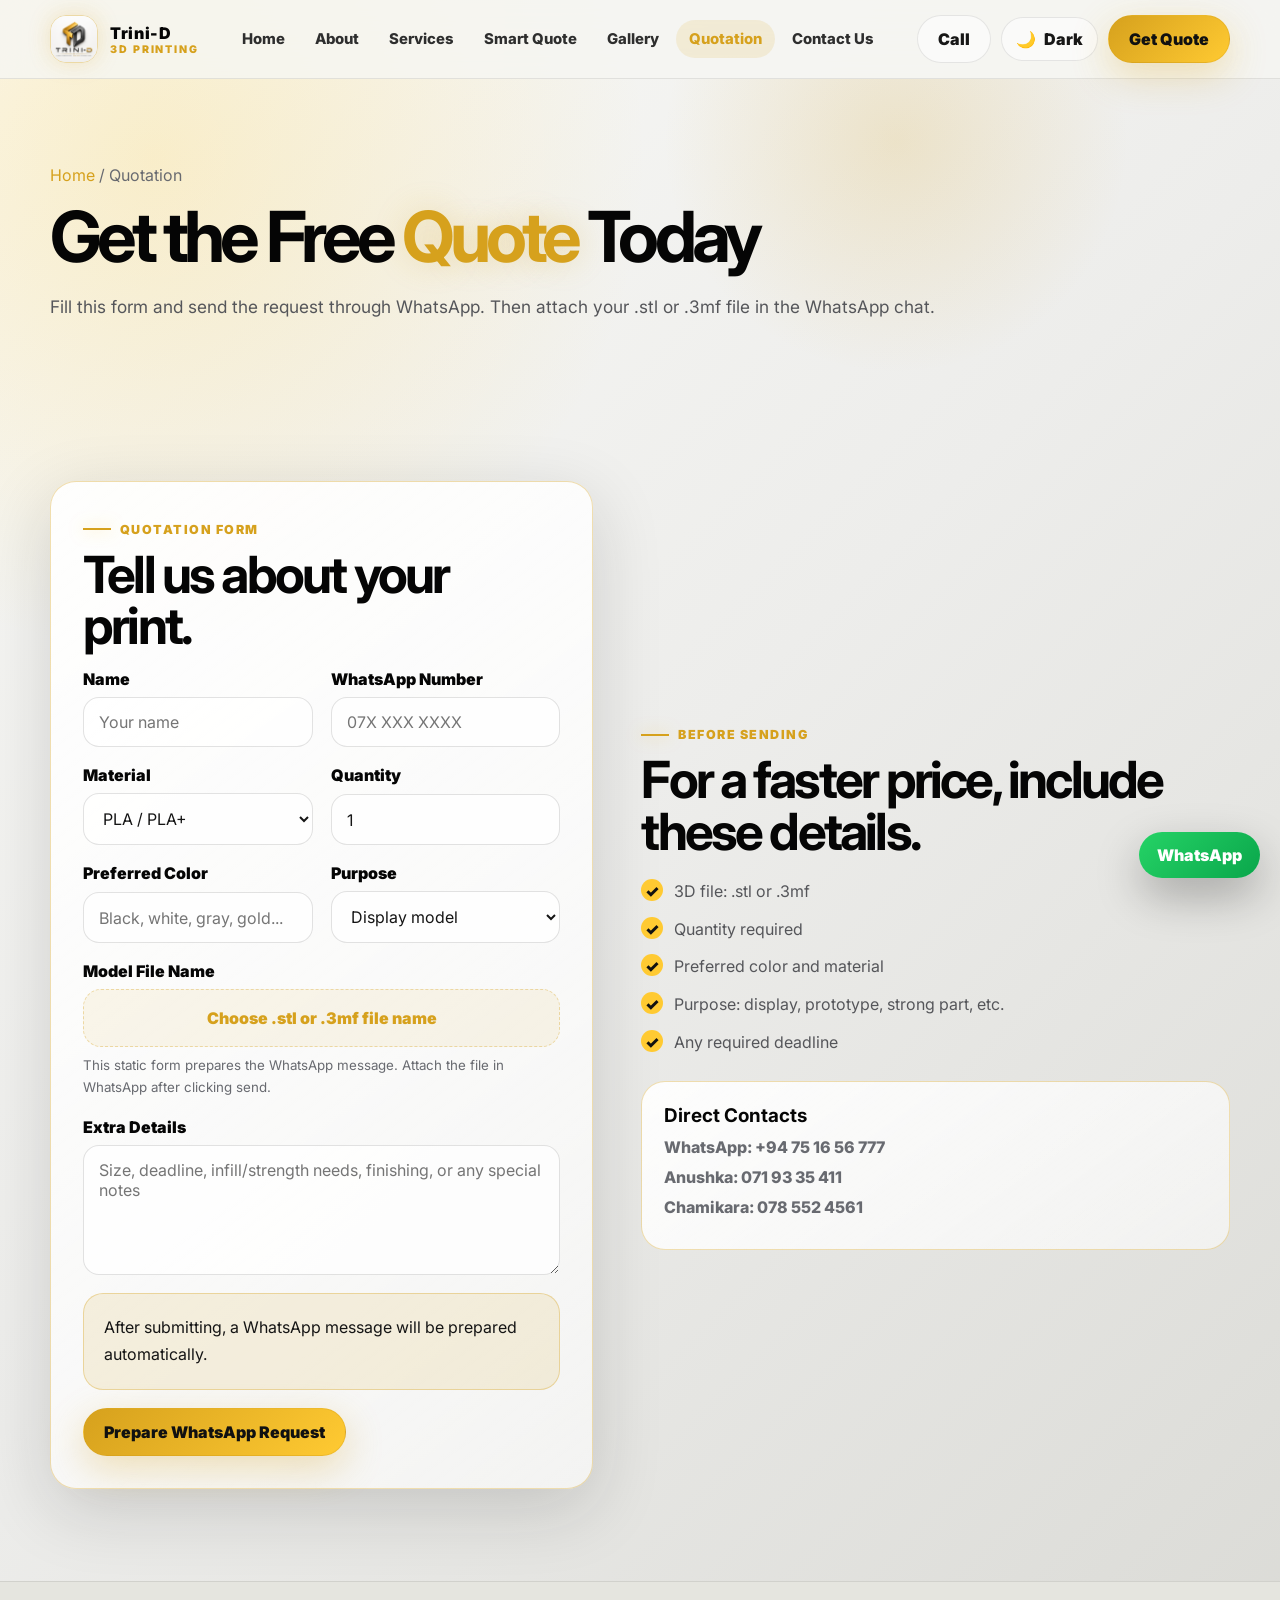
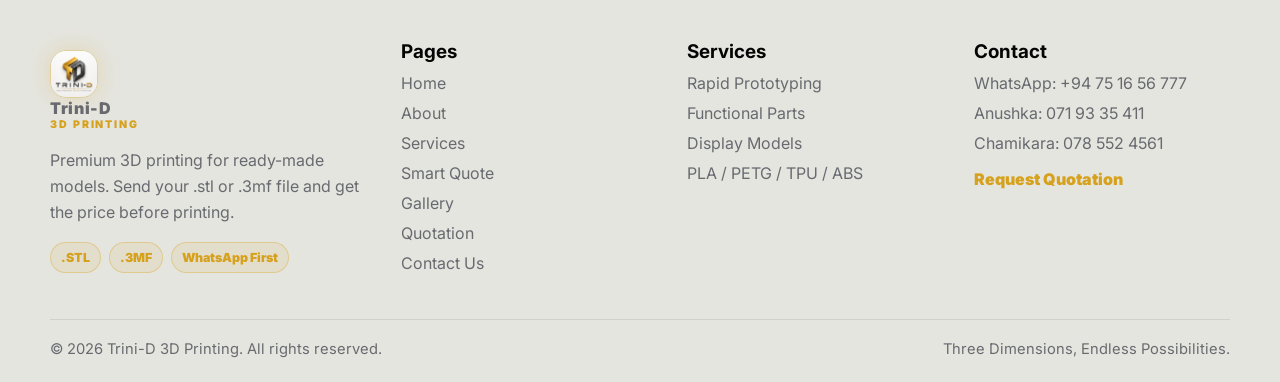
<file: quotation.html>
<!DOCTYPE html>
<html lang="en" data-theme="light">
<head>
  <meta charset="UTF-8" />
  <meta name="viewport" content="width=device-width, initial-scale=1.0" />
  <meta name="description" content="Request a free 3D printing quote through WhatsApp." />
  <title>Quotation | Trini-D 3D Printing</title>
  <link rel="preconnect" href="https://fonts.googleapis.com">
  <link rel="preconnect" href="https://fonts.gstatic.com" crossorigin>
  <link href="https://fonts.googleapis.com/css2?family=Inter:wght@400;500;600;700;800;900&display=swap" rel="stylesheet">
  <link rel="stylesheet" href="styles.css" />
</head>
<body>
<header class="site-header" id="top">
  <div class="container nav">
    <a class="brand" href="index.html" aria-label="Trini-D home">
      <img src="assets/logo.jpg?v=58" class="brand-logo" alt="Trini-D logo" />
      <span>Trini-D <small>3D PRINTING</small></span>
    </a>
    <nav class="nav-links" aria-label="Primary navigation"><a href="index.html" class="nav-link" data-nav>Home</a><a href="about.html" class="nav-link" data-nav>About</a><a href="services.html" class="nav-link" data-nav>Services</a><a href="smartquote.html" class="nav-link" data-nav>Smart Quote</a><a href="gallery.html" class="nav-link" data-nav>Gallery</a><a href="quotation.html" class="nav-link" data-nav>Quotation</a><a href="contact.html" class="nav-link" data-nav>Contact Us</a></nav>
    <div class="nav-cta">
      <a class="btn ghost hide-sm" href="tel:0719335411">Call</a>
      <button class="theme-toggle" id="themeToggle" type="button" aria-label="Switch to dark mode" aria-pressed="false">
        <span class="theme-icon" aria-hidden="true">🌙</span>
        <span class="theme-text">Dark</span>
      </button>
      <a class="btn primary" href="quotation.html">Get Quote</a>
      <button class="menu-btn" id="menuBtn" type="button" aria-label="Open menu" aria-expanded="false">Menu</button>
    </div>
  </div>
  <div class="mobile-menu" id="mobileMenu"><a href="index.html" data-nav>Home</a><a href="about.html" data-nav>About</a><a href="services.html" data-nav>Services</a><a href="smartquote.html" data-nav>Smart Quote</a><a href="gallery.html" data-nav>Gallery</a><a href="quotation.html" data-nav>Quotation</a><a href="contact.html" data-nav>Contact Us</a></div>
</header>

<main>
  <section class="page-hero"><div class="container"><div class="breadcrumb"><a href="index.html">Home</a> / Quotation</div><h1>Get the Free <span class="gold">Quote</span> Today</h1><p class="lead">Fill this form and send the request through WhatsApp. Then attach your .stl or .3mf file in the WhatsApp chat.</p></div></section>
  <section class="section"><div class="container split"><form class="glass-panel reveal-up" id="quoteForm"><span class="eyebrow">Quotation Form</span><h2>Tell us about your print.</h2><div class="form-grid">
      <div class="field"><label for="name">Name</label><input id="name" name="name" placeholder="Your name" required></div>
      <div class="field"><label for="phone">WhatsApp Number</label><input id="phone" name="phone" placeholder="07X XXX XXXX" required></div>
      <div class="field"><label for="material">Material</label><select id="material" name="material"><option>PLA / PLA+</option><option>PETG</option><option>TPU</option><option>ABS</option><option>Not sure</option></select></div>
      <div class="field"><label for="quantity">Quantity</label><input id="quantity" name="quantity" type="text" inputmode="decimal" min="1" value="1"></div>
      <div class="field"><label for="color">Preferred Color</label><input id="color" name="color" placeholder="Black, white, gray, gold..."></div>
      <div class="field"><label for="purpose">Purpose</label><select id="purpose" name="purpose"><option>Display model</option><option>Prototype</option><option>Functional part</option><option>Gift item</option><option>Other</option></select></div>
      <div class="field full"><label for="modelFile">Model File Name</label><div class="file-box"><input id="modelFile" name="modelFile" type="file" accept=".stl,.3mf"><span id="fileLabel">Choose .stl or .3mf file name</span></div><small class="muted">This static form prepares the WhatsApp message. Attach the file in WhatsApp after clicking send.</small></div>
      <div class="field full"><label for="notes">Extra Details</label><textarea id="notes" name="notes" rows="5" placeholder="Size, deadline, infill/strength needs, finishing, or any special notes"></textarea></div>
    </div><div id="quoteOutput" class="quote-output">After submitting, a WhatsApp message will be prepared automatically.</div><button class="btn primary" type="submit">Prepare WhatsApp Request</button></form>
    <div class="reveal-up"><span class="eyebrow">Before Sending</span><h2>For a faster price, include these details.</h2><div class="check-list"><div>3D file: .stl or .3mf</div><div>Quantity required</div><div>Preferred color and material</div><div>Purpose: display, prototype, strong part, etc.</div><div>Any required deadline</div></div><div class="contact-mini"><h3>Direct Contacts</h3><a href="https://wa.me/94751656777" target="_blank" rel="noopener">WhatsApp: +94 75 16 56 777</a><a href="tel:0719335411">Anushka: 071 93 35 411</a><a href="tel:0785524561">Chamikara: 078 552 4561</a></div></div>
  </div></section>
</main>
<a class="floating-whatsapp" href="https://wa.me/94751656777" target="_blank" rel="noopener" aria-label="Chat on WhatsApp">
  <span>WhatsApp</span>
</a>
<footer class="footer">
  <div class="container footer-grid">
    <div>
      <a class="brand" href="index.html"><img src="assets/logo.jpg?v=58" class="brand-logo" alt="Trini-D logo"><span>Trini-D <small>3D PRINTING</small></span></a>
      <p class="muted footer-text">Premium 3D printing for ready-made models. Send your .stl or .3mf file and get the price before printing.</p>
      <div class="social-pills"><span>.STL</span><span>.3MF</span><span>WhatsApp First</span></div>
    </div>
    <div>
      <h3>Pages</h3>
      <a href="index.html">Home</a><a href="about.html">About</a><a href="services.html">Services</a><a href="smartquote.html">Smart Quote</a><a href="gallery.html">Gallery</a><a href="quotation.html">Quotation</a><a href="contact.html">Contact Us</a>
    </div>
    <div>
      <h3>Services</h3>
      <a href="services.html#rapid">Rapid Prototyping</a>
      <a href="services.html#parts">Functional Parts</a>
      <a href="services.html#models">Display Models</a>
      <a href="services.html#materials">PLA / PETG / TPU / ABS</a>
    </div>
    <div>
      <h3>Contact</h3>
      <a href="https://wa.me/94751656777" target="_blank" rel="noopener">WhatsApp: +94 75 16 56 777</a>
      <a href="tel:0719335411">Anushka: 071 93 35 411</a>
      <a href="tel:0785524561">Chamikara: 078 552 4561</a>
      <a href="quotation.html" class="footer-quote">Request Quotation</a>
    </div>
  </div>
  <div class="container footer-bottom">
    <span>© <span id="year"></span> Trini-D 3D Printing. All rights reserved.</span>
    <span>Three Dimensions, Endless Possibilities.</span>
  </div>
</footer>
<script src="script.js"></script>
</body>
</html>
</file>
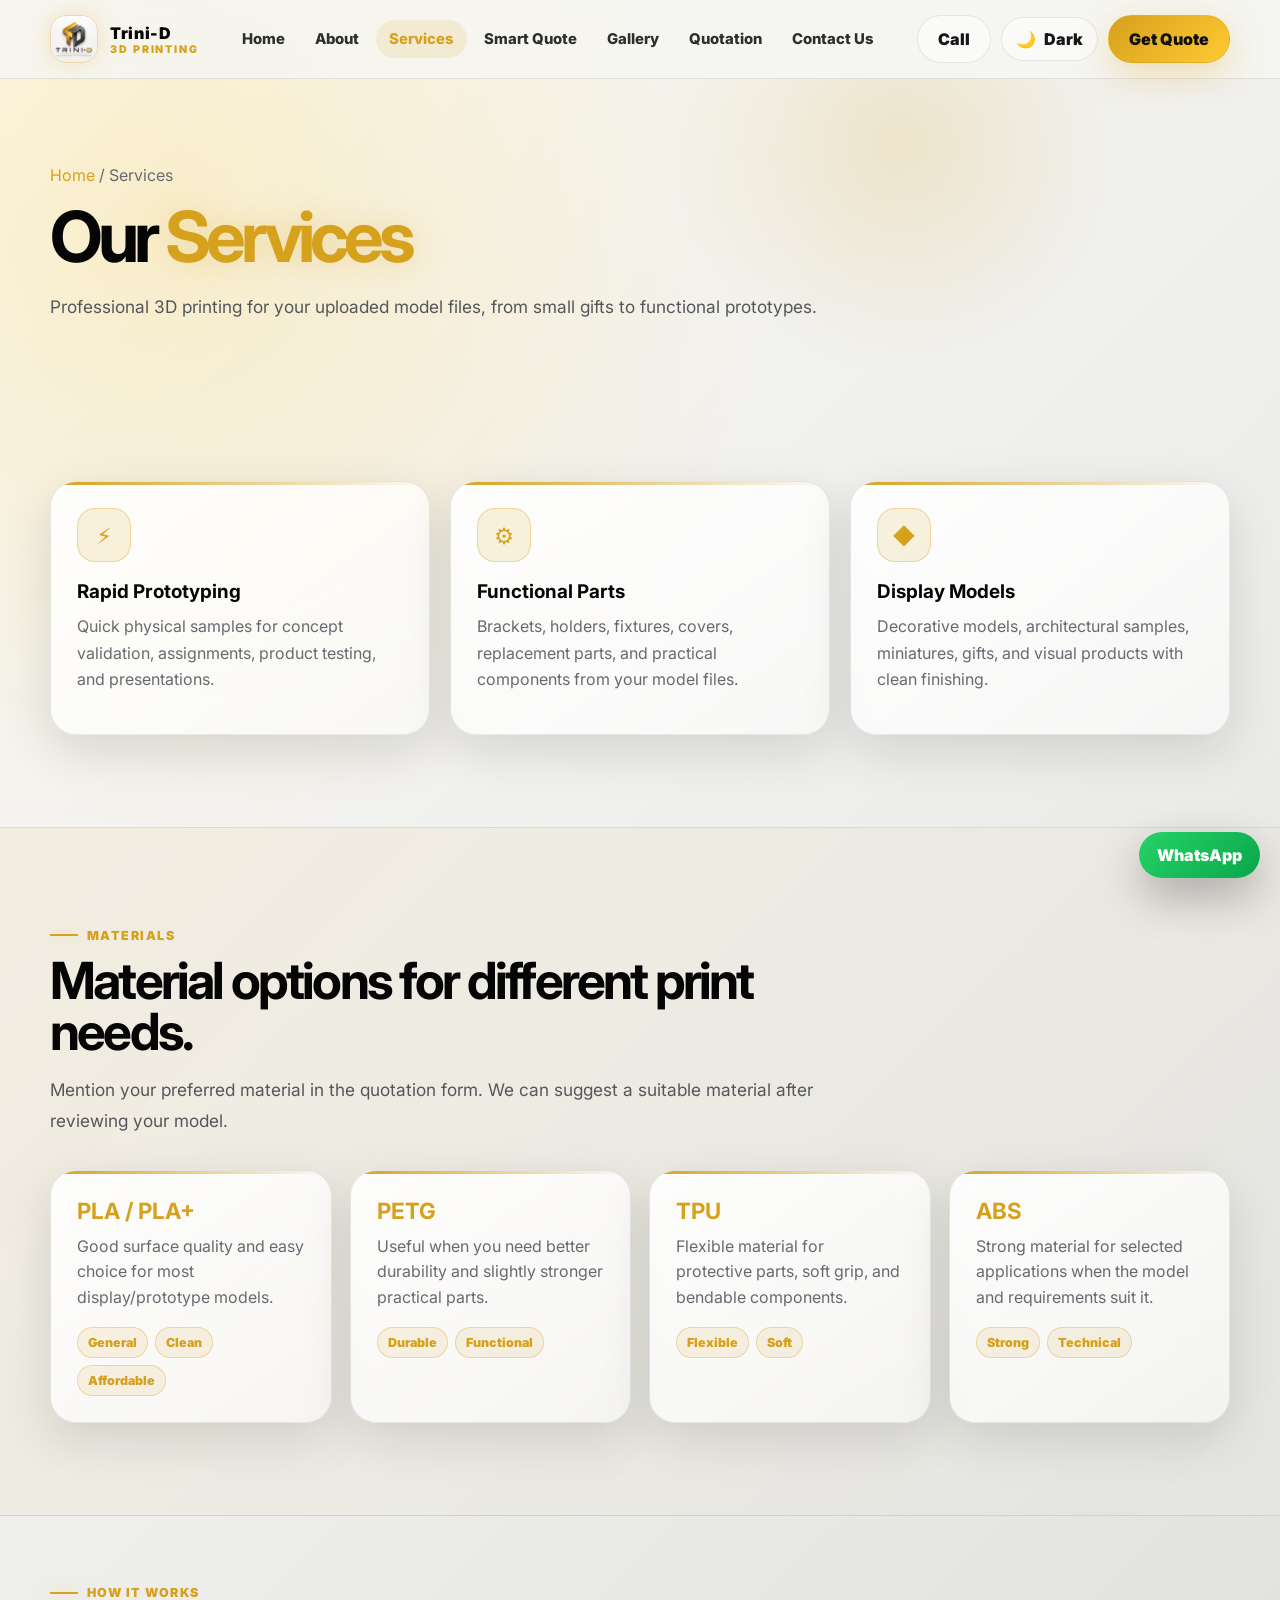
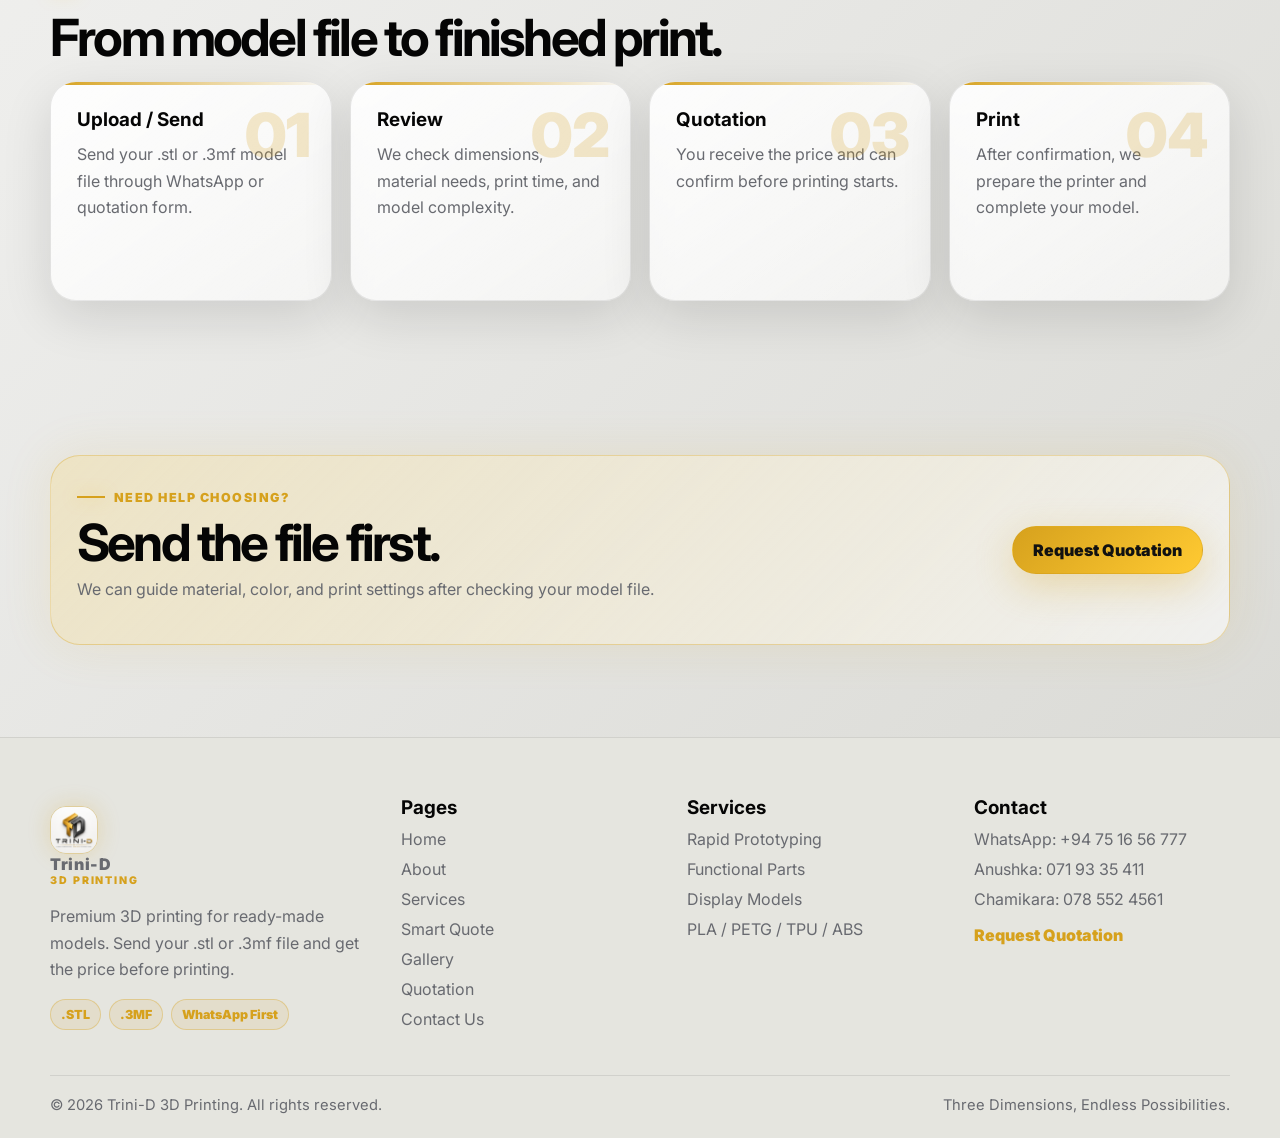
<file: services.html>
<!DOCTYPE html>
<html lang="en" data-theme="light">
<head>
  <meta charset="UTF-8" />
  <meta name="viewport" content="width=device-width, initial-scale=1.0" />
  <meta name="description" content="3D printing services for ready-made STL and 3MF files." />
  <title>Services | Trini-D 3D Printing</title>
  <link rel="preconnect" href="https://fonts.googleapis.com">
  <link rel="preconnect" href="https://fonts.gstatic.com" crossorigin>
  <link href="https://fonts.googleapis.com/css2?family=Inter:wght@400;500;600;700;800;900&display=swap" rel="stylesheet">
  <link rel="stylesheet" href="styles.css" />
</head>
<body>
<header class="site-header" id="top">
  <div class="container nav">
    <a class="brand" href="index.html" aria-label="Trini-D home">
      <img src="assets/logo.jpg?v=58" class="brand-logo" alt="Trini-D logo" />
      <span>Trini-D <small>3D PRINTING</small></span>
    </a>
    <nav class="nav-links" aria-label="Primary navigation"><a href="index.html" class="nav-link" data-nav>Home</a><a href="about.html" class="nav-link" data-nav>About</a><a href="services.html" class="nav-link" data-nav>Services</a><a href="smartquote.html" class="nav-link" data-nav>Smart Quote</a><a href="gallery.html" class="nav-link" data-nav>Gallery</a><a href="quotation.html" class="nav-link" data-nav>Quotation</a><a href="contact.html" class="nav-link" data-nav>Contact Us</a></nav>
    <div class="nav-cta">
      <a class="btn ghost hide-sm" href="tel:0719335411">Call</a>
      <button class="theme-toggle" id="themeToggle" type="button" aria-label="Switch to dark mode" aria-pressed="false">
        <span class="theme-icon" aria-hidden="true">🌙</span>
        <span class="theme-text">Dark</span>
      </button>
      <a class="btn primary" href="quotation.html">Get Quote</a>
      <button class="menu-btn" id="menuBtn" type="button" aria-label="Open menu" aria-expanded="false">Menu</button>
    </div>
  </div>
  <div class="mobile-menu" id="mobileMenu"><a href="index.html" data-nav>Home</a><a href="about.html" data-nav>About</a><a href="services.html" data-nav>Services</a><a href="smartquote.html" data-nav>Smart Quote</a><a href="gallery.html" data-nav>Gallery</a><a href="quotation.html" data-nav>Quotation</a><a href="contact.html" data-nav>Contact Us</a></div>
</header>

<main>
  <section class="page-hero"><div class="container"><div class="breadcrumb"><a href="index.html">Home</a> / Services</div><h1>Our <span class="gold">Services</span></h1><p class="lead">Professional 3D printing for your uploaded model files, from small gifts to functional prototypes.</p></div></section>
  <section class="section"><div class="container"><div class="card-grid reveal-up"><article class="service-card" id="rapid"><div class="icon">⚡</div><h3>Rapid Prototyping</h3><p class="muted">Quick physical samples for concept validation, assignments, product testing, and presentations.</p></article><article class="service-card" id="parts"><div class="icon">⚙</div><h3>Functional Parts</h3><p class="muted">Brackets, holders, fixtures, covers, replacement parts, and practical components from your model files.</p></article><article class="service-card" id="models"><div class="icon">◆</div><h3>Display Models</h3><p class="muted">Decorative models, architectural samples, miniatures, gifts, and visual products with clean finishing.</p></article></div></div></section>
  <section class="section alt-section" id="materials"><div class="container"><div class="section-head reveal-up"><span class="eyebrow">Materials</span><h2>Material options for different print needs.</h2><p class="lead">Mention your preferred material in the quotation form. We can suggest a suitable material after reviewing your model.</p></div><div class="material-grid reveal-up"><article class="material-card"><h3>PLA / PLA+</h3><p>Good surface quality and easy choice for most display/prototype models.</p><div><span>General</span><span>Clean</span><span>Affordable</span></div></article><article class="material-card"><h3>PETG</h3><p>Useful when you need better durability and slightly stronger practical parts.</p><div><span>Durable</span><span>Functional</span></div></article><article class="material-card"><h3>TPU</h3><p>Flexible material for protective parts, soft grip, and bendable components.</p><div><span>Flexible</span><span>Soft</span></div></article><article class="material-card"><h3>ABS</h3><p>Strong material for selected applications when the model and requirements suit it.</p><div><span>Strong</span><span>Technical</span></div></article></div></div></section>
  <section class="section compact"><div class="container"><span class="eyebrow">How It Works</span><h2 class="reveal-up">From model file to finished print.</h2><div class="process reveal-up"><article class="step-card"><h3>Upload / Send</h3><p class="muted">Send your .stl or .3mf model file through WhatsApp or quotation form.</p></article><article class="step-card"><h3>Review</h3><p class="muted">We check dimensions, material needs, print time, and model complexity.</p></article><article class="step-card"><h3>Quotation</h3><p class="muted">You receive the price and can confirm before printing starts.</p></article><article class="step-card"><h3>Print</h3><p class="muted">After confirmation, we prepare the printer and complete your model.</p></article></div></div></section>
  <section class="section"><div class="container"><div class="quote-strip reveal-up"><div><span class="eyebrow">Need Help Choosing?</span><h2>Send the file first.</h2><p class="muted">We can guide material, color, and print settings after checking your model file.</p></div><a href="quotation.html" class="btn primary">Request Quotation</a></div></div></section>
</main>
<a class="floating-whatsapp" href="https://wa.me/94751656777" target="_blank" rel="noopener" aria-label="Chat on WhatsApp">
  <span>WhatsApp</span>
</a>
<footer class="footer">
  <div class="container footer-grid">
    <div>
      <a class="brand" href="index.html"><img src="assets/logo.jpg?v=58" class="brand-logo" alt="Trini-D logo"><span>Trini-D <small>3D PRINTING</small></span></a>
      <p class="muted footer-text">Premium 3D printing for ready-made models. Send your .stl or .3mf file and get the price before printing.</p>
      <div class="social-pills"><span>.STL</span><span>.3MF</span><span>WhatsApp First</span></div>
    </div>
    <div>
      <h3>Pages</h3>
      <a href="index.html">Home</a><a href="about.html">About</a><a href="services.html">Services</a><a href="smartquote.html">Smart Quote</a><a href="gallery.html">Gallery</a><a href="quotation.html">Quotation</a><a href="contact.html">Contact Us</a>
    </div>
    <div>
      <h3>Services</h3>
      <a href="services.html#rapid">Rapid Prototyping</a>
      <a href="services.html#parts">Functional Parts</a>
      <a href="services.html#models">Display Models</a>
      <a href="services.html#materials">PLA / PETG / TPU / ABS</a>
    </div>
    <div>
      <h3>Contact</h3>
      <a href="https://wa.me/94751656777" target="_blank" rel="noopener">WhatsApp: +94 75 16 56 777</a>
      <a href="tel:0719335411">Anushka: 071 93 35 411</a>
      <a href="tel:0785524561">Chamikara: 078 552 4561</a>
      <a href="quotation.html" class="footer-quote">Request Quotation</a>
    </div>
  </div>
  <div class="container footer-bottom">
    <span>© <span id="year"></span> Trini-D 3D Printing. All rights reserved.</span>
    <span>Three Dimensions, Endless Possibilities.</span>
  </div>
</footer>
<script src="script.js"></script>
</body>
</html>
</file>
<file: styles.css>
:root{
  color-scheme:light;
  --black:#070707;
  --black-2:#101010;
  --graphite:#1b1b1d;
  --gray:#7f7f7f;
  --soft-gray:#f4f4f1;
  --white:#ffffff;
  --gold:#d6a11d;
  --gold-2:#ffca32;
  --yellow:#ffe06a;
  --text:#151515;
  --text-strong:#050505;
  --text-soft:#55565a;
  --muted:#686a70;
  --page-bg:radial-gradient(circle at 12% 8%,rgba(255,202,50,.22),transparent 23%),linear-gradient(135deg,#fafaf7 0%,#ededeb 44%,#d7d7d2 100%);
  --section-bg:transparent;
  --card-bg:linear-gradient(145deg,rgba(255,255,255,.9),rgba(255,255,255,.55));
  --card-bg-strong:rgba(255,255,255,.9);
  --header-bg:rgba(246,246,242,.82);
  --mobile-bg:rgba(255,255,255,.97);
  --footer-bg:#e5e5df;
  --line:rgba(214,161,29,.34);
  --line-soft:rgba(20,20,20,.09);
  --glass:rgba(255,255,255,.58);
  --shadow:0 20px 70px rgba(25,25,25,.16);
  --radius:26px;
  --radius-sm:18px;
  --max:1180px;
  --hero-bg:linear-gradient(90deg,rgba(246,246,242,.98) 0%,rgba(239,239,234,.9) 48%,rgba(239,239,234,.62)),url('assets/banner-dark.png') center/cover no-repeat;
  --hero-fade:linear-gradient(transparent,#e7e7e2);
  --input-bg:rgba(255,255,255,.74);
  --input-text:#151515;
  --input-border:rgba(20,20,20,.12);
  --btn-ghost-bg:rgba(255,255,255,.52);
  --btn-ghost-text:#171717;
  --nav-link:#2e2e2e;
}
:root[data-theme="dark"]{
  color-scheme:dark;
  --text:#ffffff;
  --text-strong:#ffffff;
  --text-soft:#d7d7d7;
  --muted:#b8b8b8;
  --page-bg:radial-gradient(circle at 12% 8%,rgba(214,161,29,.16),transparent 25%),linear-gradient(135deg,#050505,#121212 45%,#1f1f21);
  --card-bg:linear-gradient(145deg,rgba(255,255,255,.08),rgba(255,255,255,.025));
  --card-bg-strong:rgba(10,10,10,.92);
  --header-bg:rgba(6,6,6,.72);
  --mobile-bg:rgba(10,10,10,.96);
  --footer-bg:#050505;
  --line:rgba(214,161,29,.3);
  --line-soft:rgba(255,255,255,.08);
  --glass:rgba(255,255,255,.06);
  --shadow:0 20px 80px rgba(0,0,0,.35);
  --hero-bg:linear-gradient(90deg,rgba(0,0,0,.92) 0%,rgba(0,0,0,.7) 48%,rgba(0,0,0,.28)),url('assets/banner-dark.png') center/cover no-repeat;
  --hero-fade:linear-gradient(transparent,var(--black));
  --input-bg:rgba(255,255,255,.06);
  --input-text:#ffffff;
  --input-border:rgba(255,255,255,.12);
  --btn-ghost-bg:rgba(255,255,255,.05);
  --btn-ghost-text:#ffffff;
  --nav-link:#dedede;
}
*{box-sizing:border-box}
html{scroll-behavior:smooth}
body{margin:0;font-family:'Inter',system-ui,-apple-system,BlinkMacSystemFont,'Segoe UI',sans-serif;background:var(--page-bg);color:var(--text);overflow-x:hidden;transition:background .25s ease,color .25s ease}
a{color:inherit;text-decoration:none}img{max-width:100%;display:block}button,input,select,textarea{font:inherit}.container{width:min(var(--max),calc(100% - 36px));margin:auto}.section{padding:92px 0;position:relative}.section.compact{padding:62px 0}.section.no-top{padding-top:24px}.alt-section{background:linear-gradient(135deg,rgba(214,161,29,.08),rgba(255,255,255,.05));border-block:1px solid var(--line-soft)}.eyebrow{display:inline-flex;gap:9px;align-items:center;color:var(--gold);text-transform:uppercase;font-weight:900;letter-spacing:.12em;font-size:.78rem}.eyebrow:before{content:"";width:28px;height:2px;background:var(--gold);box-shadow:0 0 15px rgba(255,202,50,.55)}h1,h2,h3,p{margin-top:0}h1{font-size:clamp(3rem,7vw,6.8rem);line-height:.92;letter-spacing:-.07em;margin-bottom:22px;color:var(--text-strong)}h2{font-size:clamp(2rem,4vw,4.1rem);line-height:1;letter-spacing:-.055em;margin:12px 0 18px;color:var(--text-strong)}h3{font-size:1.18rem;margin-bottom:10px;color:var(--text-strong)}.gold{color:var(--gold);text-shadow:0 0 30px rgba(214,161,29,.26)}.lead{font-size:1.08rem;line-height:1.75;color:var(--text-soft)}.muted{color:var(--muted);line-height:1.65}.section-head{max-width:820px;margin-bottom:34px}.btn{display:inline-flex;align-items:center;justify-content:center;gap:10px;border-radius:999px;padding:13px 20px;font-weight:900;border:1px solid var(--line);transition:.22s ease;cursor:pointer}.btn.primary{background:linear-gradient(135deg,var(--gold),var(--gold-2));color:#111;box-shadow:0 12px 38px rgba(214,161,29,.3)}.btn.primary:hover{transform:translateY(-2px);box-shadow:0 18px 48px rgba(214,161,29,.42)}.btn.ghost{background:var(--btn-ghost-bg);color:var(--btn-ghost-text);border-color:var(--line-soft)}.btn.ghost:hover{border-color:var(--gold);color:var(--gold)}
.site-header{position:sticky;top:0;z-index:50;background:var(--header-bg);backdrop-filter:blur(22px);border-bottom:1px solid var(--line-soft)}.nav{height:78px;display:flex;align-items:center;justify-content:space-between;gap:18px}.brand{display:flex;align-items:center;gap:12px;font-weight:900;letter-spacing:.04em;color:var(--text-strong)}.brand-logo{width:48px;height:48px;border-radius:16px;object-fit:cover;border:1px solid var(--line);box-shadow:0 0 22px rgba(214,161,29,.22)}.brand small{display:block;font-size:.66rem;color:var(--gold);letter-spacing:.18em}.nav-links{display:flex;align-items:center;gap:4px}.nav-link{padding:10px 13px;border-radius:999px;font-weight:800;color:var(--nav-link);font-size:.93rem}.nav-link:hover,.nav-link.active{background:rgba(214,161,29,.13);color:var(--gold)}.nav-cta{display:flex;align-items:center;gap:10px}.theme-toggle,.menu-btn{border:1px solid var(--line-soft);background:var(--btn-ghost-bg);color:var(--btn-ghost-text);border-radius:999px;padding:11px 14px;font-weight:900;cursor:pointer;display:inline-flex;align-items:center;gap:8px}.theme-toggle:hover,.menu-btn:hover{border-color:var(--gold);color:var(--gold)}.menu-btn{display:none}.mobile-menu{display:none;background:var(--mobile-bg);border-bottom:1px solid var(--line-soft);padding:12px 18px}.mobile-menu.show{display:grid}.mobile-menu a{padding:14px;border-radius:16px;font-weight:900}.mobile-menu a.active,.mobile-menu a:hover{background:rgba(214,161,29,.12);color:var(--gold)}
.hero{min-height:calc(100vh - 78px);display:grid;align-items:center;padding:70px 0 42px;background:var(--hero-bg);position:relative;overflow:hidden}.hero:after{content:"";position:absolute;inset:auto 0 0;height:130px;background:var(--hero-fade);pointer-events:none}.hero-grid{display:grid;grid-template-columns:1.02fr .98fr;gap:36px;align-items:center;position:relative;z-index:1}.hero-card{border:1px solid var(--line);background:var(--card-bg);padding:34px;border-radius:34px;box-shadow:var(--shadow);backdrop-filter:blur(14px)}.hero-actions{display:flex;gap:14px;flex-wrap:wrap;margin-top:26px}.hero-visual{min-height:500px;position:relative}.hero-printer{position:absolute;right:0;bottom:28px;width:min(580px,100%);border-radius:30px;overflow:hidden;border:1px solid rgba(255,202,50,.36);box-shadow:0 30px 80px rgba(0,0,0,.24),0 0 60px rgba(255,202,50,.18)}.orbit-card{position:absolute;z-index:2;display:grid;gap:2px;min-width:132px;padding:16px;border-radius:20px;background:var(--card-bg-strong);border:1px solid var(--line);box-shadow:0 16px 45px rgba(0,0,0,.16)}.orbit-card b{font-size:1.35rem;color:var(--gold)}.orbit-card span{font-size:.78rem;color:var(--muted);font-weight:800}.card-a{top:35px;left:28px}.card-b{right:10px;top:100px}.hero-metrics{position:relative;z-index:2;margin-top:18px;display:grid;grid-template-columns:repeat(4,1fr);gap:14px}.hero-metrics div{border:1px solid var(--line-soft);background:var(--card-bg);border-radius:22px;padding:18px;box-shadow:0 12px 34px rgba(0,0,0,.09)}.hero-metrics b{display:block;font-size:1.4rem;color:var(--gold)}.hero-metrics span{font-weight:800;color:var(--text-soft);font-size:.9rem}
.pill-list{display:flex;flex-wrap:wrap;gap:10px;margin-top:18px}.pill{border:1px solid var(--line);background:rgba(214,161,29,.1);padding:9px 14px;border-radius:999px;color:var(--gold);font-weight:900;font-size:.9rem}.card-grid{display:grid;grid-template-columns:repeat(3,1fr);gap:20px}.service-card,.info-card,.gallery-card,.step-card,.material-card{border:1px solid var(--line-soft);background:var(--card-bg);border-radius:var(--radius);padding:26px;box-shadow:0 16px 50px rgba(0,0,0,.12);position:relative;overflow:hidden}.service-card:before,.info-card:before,.step-card:before,.material-card:before{content:"";position:absolute;inset:0 0 auto 0;height:3px;background:linear-gradient(90deg,var(--gold),transparent)}.icon{width:54px;height:54px;border-radius:18px;display:grid;place-items:center;background:rgba(214,161,29,.14);border:1px solid var(--line);color:var(--gold);font-size:1.4rem;margin-bottom:18px;font-weight:900}.split{display:grid;grid-template-columns:.96fr 1.04fr;gap:48px;align-items:center}.glass-panel{border:1px solid var(--line);background:var(--card-bg);border-radius:var(--radius);padding:32px;box-shadow:var(--shadow)}.check-list{display:grid;gap:13px;margin-top:22px}.check-list div{display:flex;gap:11px;color:var(--text-soft);line-height:1.55}.check-list div:before{content:"✓";color:#111;background:var(--gold-2);width:22px;height:22px;border-radius:50%;display:grid;place-items:center;flex:0 0 auto;font-weight:900}.launch-card{border:1px solid var(--line);background:linear-gradient(135deg,rgba(255,202,50,.19),var(--glass));padding:26px;border-radius:30px;display:flex;align-items:center;justify-content:space-between;gap:20px;box-shadow:var(--shadow)}.launch-card h2{font-size:clamp(1.8rem,3vw,3.2rem)}.equipment-grid{display:grid;grid-template-columns:.9fr 1.1fr;gap:40px;align-items:center}.spec-list{display:grid;gap:12px;margin-top:28px}.spec-list div{display:flex;justify-content:space-between;gap:20px;padding:16px;border-radius:18px;background:var(--glass);border:1px solid var(--line-soft)}.spec-list span{color:var(--muted)}.spec-list b{color:var(--text-strong)}.machine-card{position:relative;border-radius:32px;overflow:hidden;border:1px solid var(--line);box-shadow:var(--shadow);background:var(--card-bg)}.machine-card img{width:100%;height:520px;object-fit:cover}.machine-copy{position:absolute;left:20px;right:20px;bottom:20px;background:rgba(0,0,0,.68);color:#fff;border:1px solid rgba(255,255,255,.1);border-radius:20px;padding:18px;backdrop-filter:blur(10px)}.machine-copy h3{color:#fff}.machine-copy p{color:#e0e0e0;margin:0}.material-grid{display:grid;grid-template-columns:repeat(4,1fr);gap:18px}.material-card h3{font-size:1.4rem;color:var(--gold)}.material-card p{color:var(--muted);line-height:1.6}.material-card div{display:flex;flex-wrap:wrap;gap:7px}.material-card span,.social-pills span{display:inline-flex;border:1px solid var(--line);background:rgba(214,161,29,.1);color:var(--gold);border-radius:999px;padding:7px 10px;font-size:.78rem;font-weight:900}.process{display:grid;grid-template-columns:repeat(4,1fr);gap:18px;counter-reset:step}.step-card{min-height:220px}.step-card:after{counter-increment:step;content:"0" counter(step);position:absolute;right:20px;top:16px;font-size:3.8rem;font-weight:900;color:rgba(214,161,29,.22)}.process-timeline{display:grid;gap:16px}.process-timeline article{display:grid;grid-template-columns:70px 1fr;gap:16px;border:1px solid var(--line-soft);background:var(--card-bg);border-radius:22px;padding:18px}.process-timeline span{width:58px;height:58px;display:grid;place-items:center;border-radius:18px;background:rgba(214,161,29,.14);border:1px solid var(--line);color:var(--gold);font-weight:900}.process-timeline p{margin:0;color:var(--muted);line-height:1.6}.faq{display:grid;gap:14px;max-width:900px}.faq details{border:1px solid var(--line-soft);background:var(--card-bg);border-radius:20px;padding:18px 20px}.faq summary{cursor:pointer;font-weight:900;color:var(--text-strong);list-style:none;display:flex;justify-content:space-between;gap:16px}.faq summary:after{content:"+";color:var(--gold);font-size:1.4rem}.faq details[open] summary:after{content:"–"}.faq p{color:var(--muted);line-height:1.7;margin:14px 0 0}.quote-strip{border:1px solid var(--line);border-radius:30px;background:linear-gradient(135deg,rgba(255,202,50,.19),var(--glass));padding:26px;display:flex;align-items:center;justify-content:space-between;gap:20px;box-shadow:0 0 50px rgba(214,161,29,.12)}.quote-strip h2{margin-bottom:8px}.quote-actions{display:flex;gap:12px;flex-wrap:wrap}.footer{padding:58px 0 24px;background:var(--footer-bg);border-top:1px solid var(--line-soft)}.footer-grid{display:grid;grid-template-columns:1.25fr repeat(3,1fr);gap:30px}.footer a{display:block;color:var(--muted);margin:10px 0}.footer a:hover{color:var(--gold)}.footer-text{margin-top:16px}.footer-quote{margin-top:16px!important;color:var(--gold)!important;font-weight:900}.footer-bottom{border-top:1px solid var(--line-soft);margin-top:36px;padding-top:20px;color:var(--muted);font-size:.92rem;display:flex;justify-content:space-between;gap:20px}.social-pills{display:flex;gap:8px;flex-wrap:wrap;margin-top:16px}.floating-whatsapp{position:fixed;right:20px;bottom:22px;z-index:40;background:linear-gradient(135deg,#25d366,#0aa64b);color:#fff;border-radius:999px;padding:13px 18px;font-weight:900;box-shadow:0 18px 45px rgba(0,0,0,.28)}
.page-hero{padding:86px 0 50px;background:radial-gradient(circle at 70% 20%,rgba(214,161,29,.18),transparent 25%)}.page-hero h1{font-size:clamp(2.2rem,5.5vw,5.4rem)}.breadcrumb{color:var(--muted);margin-bottom:20px}.breadcrumb a{color:var(--gold)}.form-grid{display:grid;grid-template-columns:1fr 1fr;gap:18px}.field{display:grid;gap:8px}.field.full{grid-column:1/-1}.field label{font-weight:900;color:var(--text-strong)}.field input,.field select,.field textarea{width:100%;border:1px solid var(--input-border);background:var(--input-bg);color:var(--input-text);border-radius:16px;padding:14px 15px;outline:none}.field input:focus,.field select:focus,.field textarea:focus{border-color:var(--gold);box-shadow:0 0 0 4px rgba(214,161,29,.12)}.field select option{color:#111;background:#fff}.file-box{position:relative;border:1px dashed var(--line);background:rgba(214,161,29,.08);border-radius:18px;padding:18px;display:grid;place-items:center;text-align:center;cursor:pointer}.file-box input{position:absolute;inset:0;opacity:0;cursor:pointer}.file-box span{font-weight:900;color:var(--gold)}.quote-output{padding:20px;border-radius:20px;background:rgba(214,161,29,.12);border:1px solid var(--line);margin-top:18px;color:var(--text);line-height:1.7}.quote-output+.btn{margin-top:18px}.contact-grid{display:grid;grid-template-columns:repeat(3,1fr);gap:20px}.map-placeholder{height:320px;border-radius:var(--radius);background:linear-gradient(135deg,rgba(214,161,29,.12),var(--glass)),radial-gradient(circle at 35% 55%,rgba(255,202,50,.3),transparent 20%);border:1px solid var(--line);display:grid;place-items:center;text-align:center;color:var(--text-soft);margin-top:24px}.contact-mini{margin-top:26px;border:1px solid var(--line);border-radius:24px;padding:22px;background:var(--card-bg)}.contact-mini a{display:block;color:var(--muted);margin:10px 0;font-weight:800}.contact-mini a:hover{color:var(--gold)}.gallery-grid{display:grid;grid-template-columns:1.1fr .9fr .9fr;gap:18px}.gallery-card{min-height:240px;padding:0;overflow:hidden}.gallery-card img{width:100%;height:100%;object-fit:cover;transition:.35s}.gallery-card:hover img{transform:scale(1.05)}.gallery-card.big{grid-row:span 2}.gallery-caption{position:absolute;inset:auto 12px 12px 12px;background:rgba(0,0,0,.72);border:1px solid rgba(255,255,255,.08);border-radius:16px;padding:14px;color:#fff}.gallery-caption h3{margin:0 0 4px;color:#fff}.gallery-caption p{margin:0;color:#cfcfcf;font-size:.9rem}.brand-story{display:grid;grid-template-columns:220px 1fr;gap:28px;align-items:center;border:1px solid var(--line);background:var(--card-bg);border-radius:32px;padding:26px;box-shadow:var(--shadow)}.brand-story img{border-radius:28px;border:1px solid var(--line)}
@media(max-width:1040px){.nav-links,.nav-cta .hide-sm{display:none}.menu-btn{display:inline-flex}.hero-grid,.split,.equipment-grid{grid-template-columns:1fr}.hero-visual{min-height:430px}.card-grid,.process,.contact-grid{grid-template-columns:1fr 1fr}.material-grid{grid-template-columns:1fr 1fr}.gallery-grid{grid-template-columns:1fr 1fr}.footer-grid{grid-template-columns:1fr 1fr}.hero-metrics{grid-template-columns:1fr 1fr}.machine-card img{height:460px}}
@media(max-width:680px){.container{width:min(100% - 24px,var(--max))}.section{padding:64px 0}.nav{height:70px;gap:10px}.brand span{font-size:.88rem}.brand-logo{width:38px;height:38px}.theme-toggle{padding:10px 12px}.theme-toggle .theme-text{display:none}.hero{padding-top:44px;min-height:auto}.hero-card{padding:22px;border-radius:26px}h1{font-size:3.05rem}.hero-actions,.quote-actions{flex-direction:column}.hero-actions .btn,.quote-actions .btn{width:100%}.hero-metrics,.card-grid,.process,.gallery-grid,.contact-grid,.form-grid,.footer-grid,.material-grid{grid-template-columns:1fr}.gallery-card.big{grid-row:auto}.quote-strip,.launch-card{flex-direction:column;align-items:flex-start}.footer-bottom{flex-direction:column}.orbit-card{display:none}.hero-printer{position:relative;margin-top:20px;bottom:auto}.hero-visual{min-height:auto}.machine-card img{height:360px}.process-timeline article{grid-template-columns:1fr}.brand-story{grid-template-columns:1fr}.floating-whatsapp{right:12px;bottom:12px;padding:12px 14px}.floating-whatsapp span{font-size:.9rem}}

/* Hero auto slideshow for 3D printed item photos */
.hero-showcase{
  display:flex;
  align-items:center;
  justify-content:center;
  overflow:visible;
}
.print-slideshow{
  position:relative;
  width:min(100%, 680px);
  aspect-ratio: 16 / 11;
  border-radius:34px;
  overflow:hidden;
  border:1px solid rgba(214,161,29,.38);
  background:linear-gradient(135deg, rgba(214,161,29,.12), var(--card-bg));
  box-shadow:0 30px 90px rgba(0,0,0,.24), 0 0 0 10px rgba(214,161,29,.045);
  isolation:isolate;
}
.print-slideshow::before{
  content:"";
  position:absolute;
  inset:0;
  z-index:3;
  pointer-events:none;
  background:radial-gradient(circle at 75% 20%, rgba(255,202,50,.22), transparent 26%),
             linear-gradient(180deg, transparent 52%, rgba(0,0,0,.72));
}
.print-slide{
  position:absolute;
  inset:0;
  margin:0;
  opacity:0;
  transform:scale(1.04);
  transition:opacity .8s ease, transform 3.8s ease;
}
.print-slide.active{
  opacity:1;
  transform:scale(1);
}
.print-slide img{
  width:100%;
  height:100%;
  object-fit:cover;
  display:block;
}
.print-slide figcaption{
  position:absolute;
  left:22px;
  right:22px;
  bottom:20px;
  z-index:4;
  color:#fff;
  display:grid;
  gap:4px;
  padding:16px 18px;
  border-radius:20px;
  background:linear-gradient(135deg, rgba(0,0,0,.76), rgba(0,0,0,.38));
  border:1px solid rgba(255,255,255,.14);
  backdrop-filter:blur(12px);
}
.print-slide figcaption b{
  color:var(--gold-2);
  text-transform:uppercase;
  letter-spacing:.08em;
  font-size:.9rem;
}
.print-slide figcaption span{
  color:#f2f2f2;
  font-size:.94rem;
  line-height:1.45;
}
.slide-control{
  position:absolute;
  top:50%;
  transform:translateY(-50%);
  z-index:5;
  width:44px;
  height:44px;
  border-radius:50%;
  border:1px solid rgba(255,255,255,.22);
  background:rgba(0,0,0,.45);
  color:#fff;
  font-size:2rem;
  line-height:1;
  cursor:pointer;
  display:grid;
  place-items:center;
  transition:.25s ease;
}
.slide-control:hover{
  background:var(--gold);
  color:#111;
  transform:translateY(-50%) scale(1.06);
}
.slide-control.prev{left:14px;}
.slide-control.next{right:14px;}
.slide-dots{
  position:absolute;
  z-index:5;
  right:22px;
  top:20px;
  display:flex;
  gap:8px;
}
.slide-dot{
  width:10px;
  height:10px;
  border-radius:999px;
  border:1px solid rgba(255,255,255,.7);
  background:rgba(255,255,255,.35);
  cursor:pointer;
  transition:.25s ease;
  padding:0;
}
.slide-dot.active{
  width:28px;
  border-color:var(--gold-2);
  background:var(--gold-2);
}
@media(max-width:1040px){
  .print-slideshow{width:min(100%,720px);}
}
@media(max-width:680px){
  .print-slideshow{border-radius:24px;aspect-ratio:4/3;}
  .print-slide figcaption{left:14px;right:14px;bottom:14px;padding:13px 14px;}
  .slide-control{width:38px;height:38px;font-size:1.6rem;}
}

/* 3DPrintPro-inspired right-side hero slideshow */
.pro-hero-visual{
  min-height:560px;
  display:grid;
  place-items:center;
  overflow:visible;
}
.pro-showcase{
  position:relative;
  width:min(100%, 640px);
  min-height:560px;
  border-radius:38px;
  isolation:isolate;
  overflow:visible;
}
.showcase-bg-ring{
  position:absolute;
  inset:52px 42px 68px 42px;
  border:1px solid rgba(214,161,29,.34);
  border-radius:42px;
  background:linear-gradient(135deg, rgba(255,255,255,.56), rgba(255,255,255,.12));
  box-shadow:0 28px 90px rgba(0,0,0,.16), inset 0 0 60px rgba(255,202,50,.08);
  backdrop-filter:blur(18px);
  transform:rotate(-1.5deg);
  z-index:0;
}
:root[data-theme="dark"] .showcase-bg-ring{
  background:linear-gradient(135deg, rgba(255,255,255,.08), rgba(255,255,255,.02));
  box-shadow:0 28px 90px rgba(0,0,0,.38), inset 0 0 70px rgba(255,202,50,.08);
}
.showcase-grid-glow{
  position:absolute;
  inset:0;
  z-index:-1;
  background:
    radial-gradient(circle at 76% 18%, rgba(255,202,50,.28), transparent 24%),
    radial-gradient(circle at 46% 84%, rgba(214,161,29,.18), transparent 25%);
  filter:blur(2px);
  pointer-events:none;
}
.pro-slide{
  position:absolute;
  left:22px;
  right:22px;
  top:36px;
  bottom:46px;
  margin:0;
  opacity:0;
  transform:translateX(28px) scale(.96) rotate(1deg);
  transition:opacity .75s ease, transform .75s ease;
  border-radius:34px;
  overflow:hidden;
  background:var(--card-bg-strong);
  border:1px solid rgba(214,161,29,.38);
  box-shadow:0 34px 90px rgba(0,0,0,.24), 0 0 0 12px rgba(214,161,29,.05);
}
.pro-slide.active{
  opacity:1;
  transform:translateX(0) scale(1) rotate(0deg);
  z-index:2;
}
.pro-slide img{
  width:100%;
  height:100%;
  object-fit:cover;
  display:block;
}
.pro-slide::after{
  content:"";
  position:absolute;
  inset:0;
  background:linear-gradient(180deg, transparent 48%, rgba(0,0,0,.82));
  pointer-events:none;
}
.pro-slide figcaption{
  position:absolute;
  left:24px;
  right:24px;
  bottom:24px;
  z-index:4;
  display:grid;
  gap:4px;
  padding:18px 20px;
  border-radius:22px;
  background:linear-gradient(135deg, rgba(0,0,0,.82), rgba(0,0,0,.44));
  color:#fff;
  border:1px solid rgba(255,255,255,.14);
  backdrop-filter:blur(12px);
}
.pro-slide figcaption b{
  color:var(--gold-2);
  text-transform:uppercase;
  letter-spacing:.08em;
  font-size:.92rem;
}
.pro-slide figcaption span{
  color:#f4f4f4;
  font-size:.96rem;
  line-height:1.42;
}
.showcase-badge{
  position:absolute;
  z-index:6;
  display:grid;
  gap:3px;
  min-width:140px;
  padding:16px 18px;
  border-radius:22px;
  background:rgba(255,255,255,.86);
  border:1px solid rgba(214,161,29,.38);
  box-shadow:0 18px 45px rgba(0,0,0,.18);
  backdrop-filter:blur(14px);
}
:root[data-theme="dark"] .showcase-badge{
  background:rgba(15,15,15,.78);
}
.showcase-badge strong{
  color:var(--gold);
  font-size:1.35rem;
  letter-spacing:-.03em;
  text-transform:uppercase;
}
.showcase-badge span{
  color:var(--muted);
  font-weight:900;
  font-size:.78rem;
}
.badge-file{left:-10px;top:64px;}
.badge-quote{right:-12px;top:156px;}
.pro-showcase .slide-control{
  z-index:8;
  background:rgba(0,0,0,.56);
  border:1px solid rgba(255,255,255,.2);
}
.pro-showcase .slide-control.prev{left:2px;}
.pro-showcase .slide-control.next{right:2px;}
.pro-showcase .slide-dots{
  top:auto;
  right:auto;
  bottom:10px;
  left:50%;
  transform:translateX(-50%);
  z-index:8;
  background:rgba(0,0,0,.28);
  padding:8px 10px;
  border-radius:999px;
  border:1px solid rgba(255,255,255,.14);
  backdrop-filter:blur(10px);
}
.showcase-steps{
  position:absolute;
  z-index:7;
  left:54px;
  right:54px;
  bottom:-12px;
  display:grid;
  grid-template-columns:repeat(3,1fr);
  gap:10px;
}
.showcase-steps span{
  display:flex;
  align-items:center;
  justify-content:center;
  gap:8px;
  border:1px solid rgba(214,161,29,.36);
  background:rgba(255,255,255,.82);
  color:var(--text-soft);
  border-radius:999px;
  padding:10px 12px;
  font-size:.82rem;
  font-weight:900;
  box-shadow:0 12px 32px rgba(0,0,0,.12);
}
:root[data-theme="dark"] .showcase-steps span{
  background:rgba(12,12,12,.8);
}
.showcase-steps b{color:var(--gold);}
@media(max-width:1040px){
  .pro-hero-visual{min-height:560px;}
  .pro-showcase{width:min(100%,760px);}
}
@media(max-width:680px){
  .pro-hero-visual{min-height:480px;}
  .pro-showcase{min-height:480px;}
  .pro-slide{left:0;right:0;top:44px;bottom:54px;border-radius:26px;}
  .showcase-bg-ring{inset:70px 10px 74px 10px;border-radius:28px;}
  .showcase-badge{min-width:118px;padding:12px 14px;border-radius:18px;}
  .showcase-badge strong{font-size:1rem;}
  .badge-file{left:10px;top:0;}
  .badge-quote{right:10px;top:10px;}
  .pro-slide figcaption{left:16px;right:16px;bottom:16px;padding:14px 16px;}
  .showcase-steps{left:8px;right:8px;bottom:0;grid-template-columns:1fr 1fr 1fr;gap:6px;}
  .showcase-steps span{font-size:.72rem;padding:9px 7px;}
}

/* Trini-D v17: simple input fields only - remove number spinner arrows */
input[type="number"] {
  appearance: textfield;
  -moz-appearance: textfield;
}
input[type="number"]::-webkit-outer-spin-button,
input[type="number"]::-webkit-inner-spin-button {
  -webkit-appearance: none;
  margin: 0;
}
</file>
